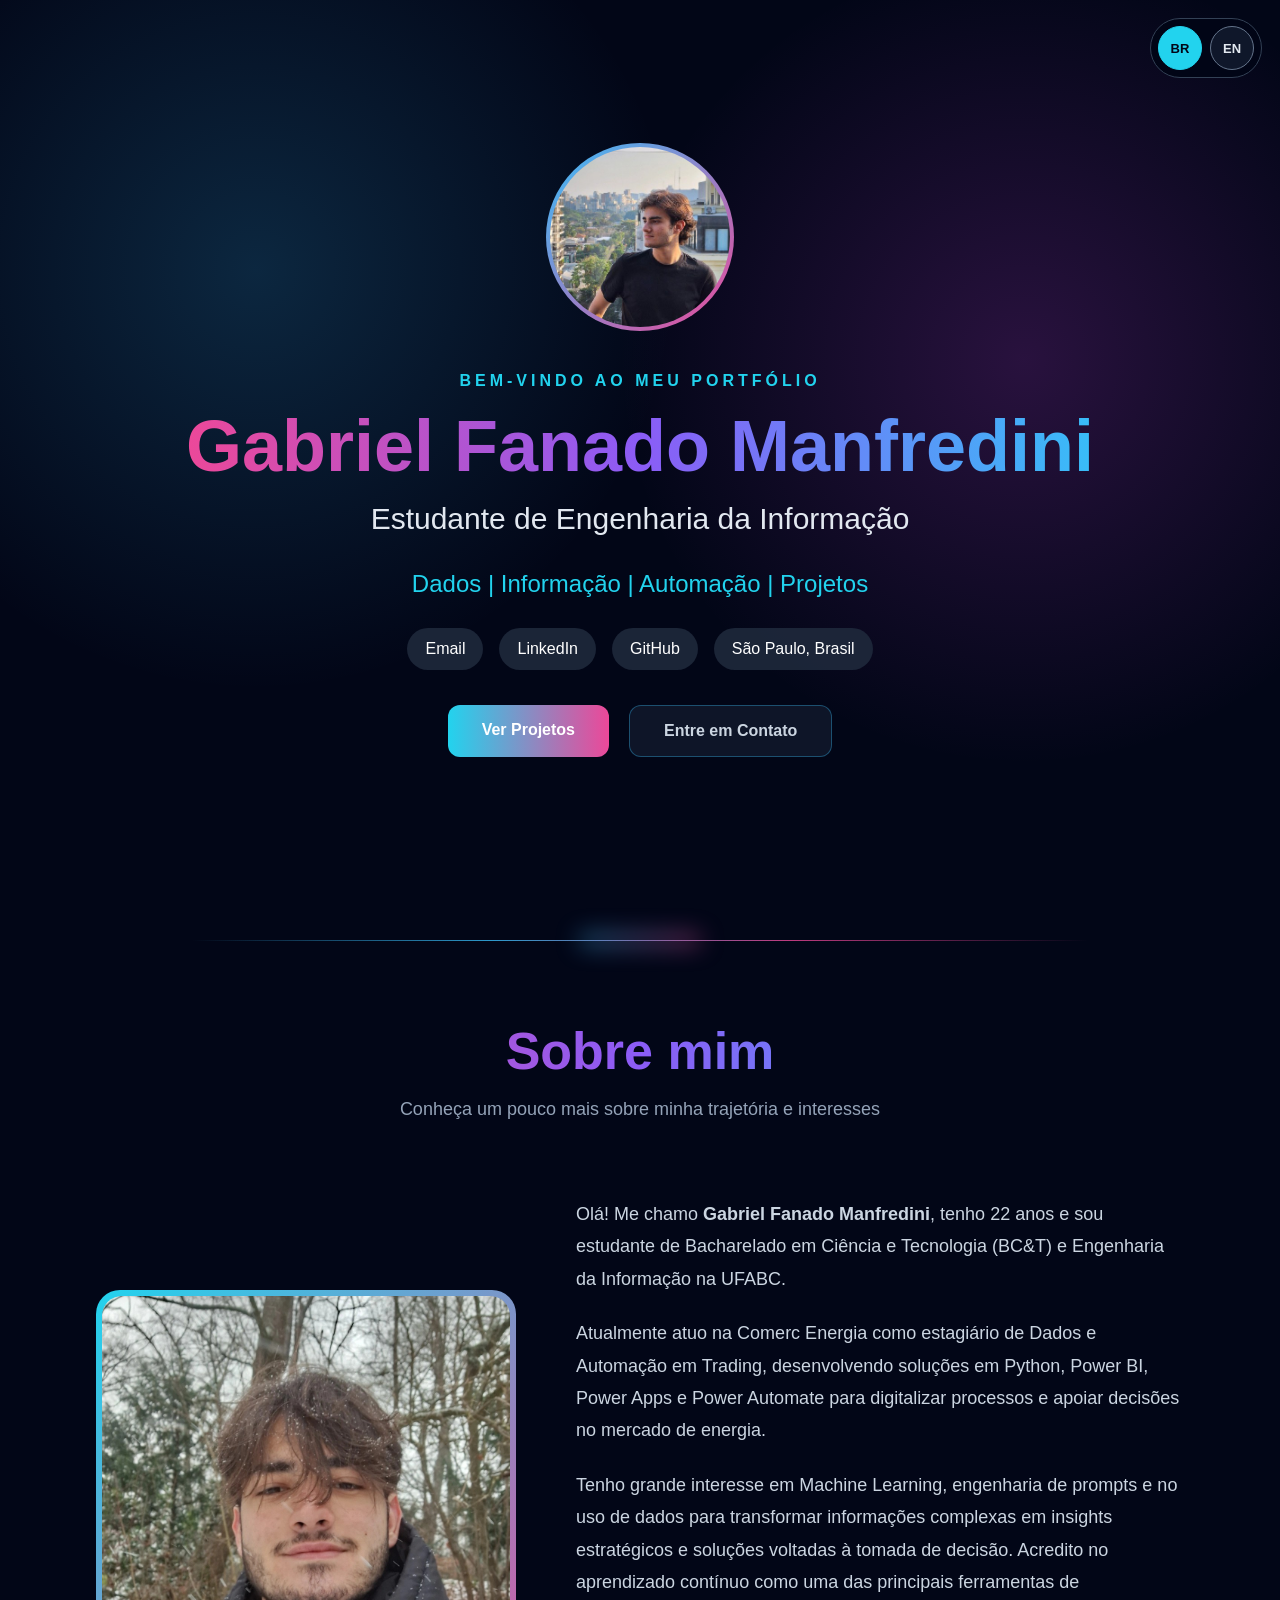
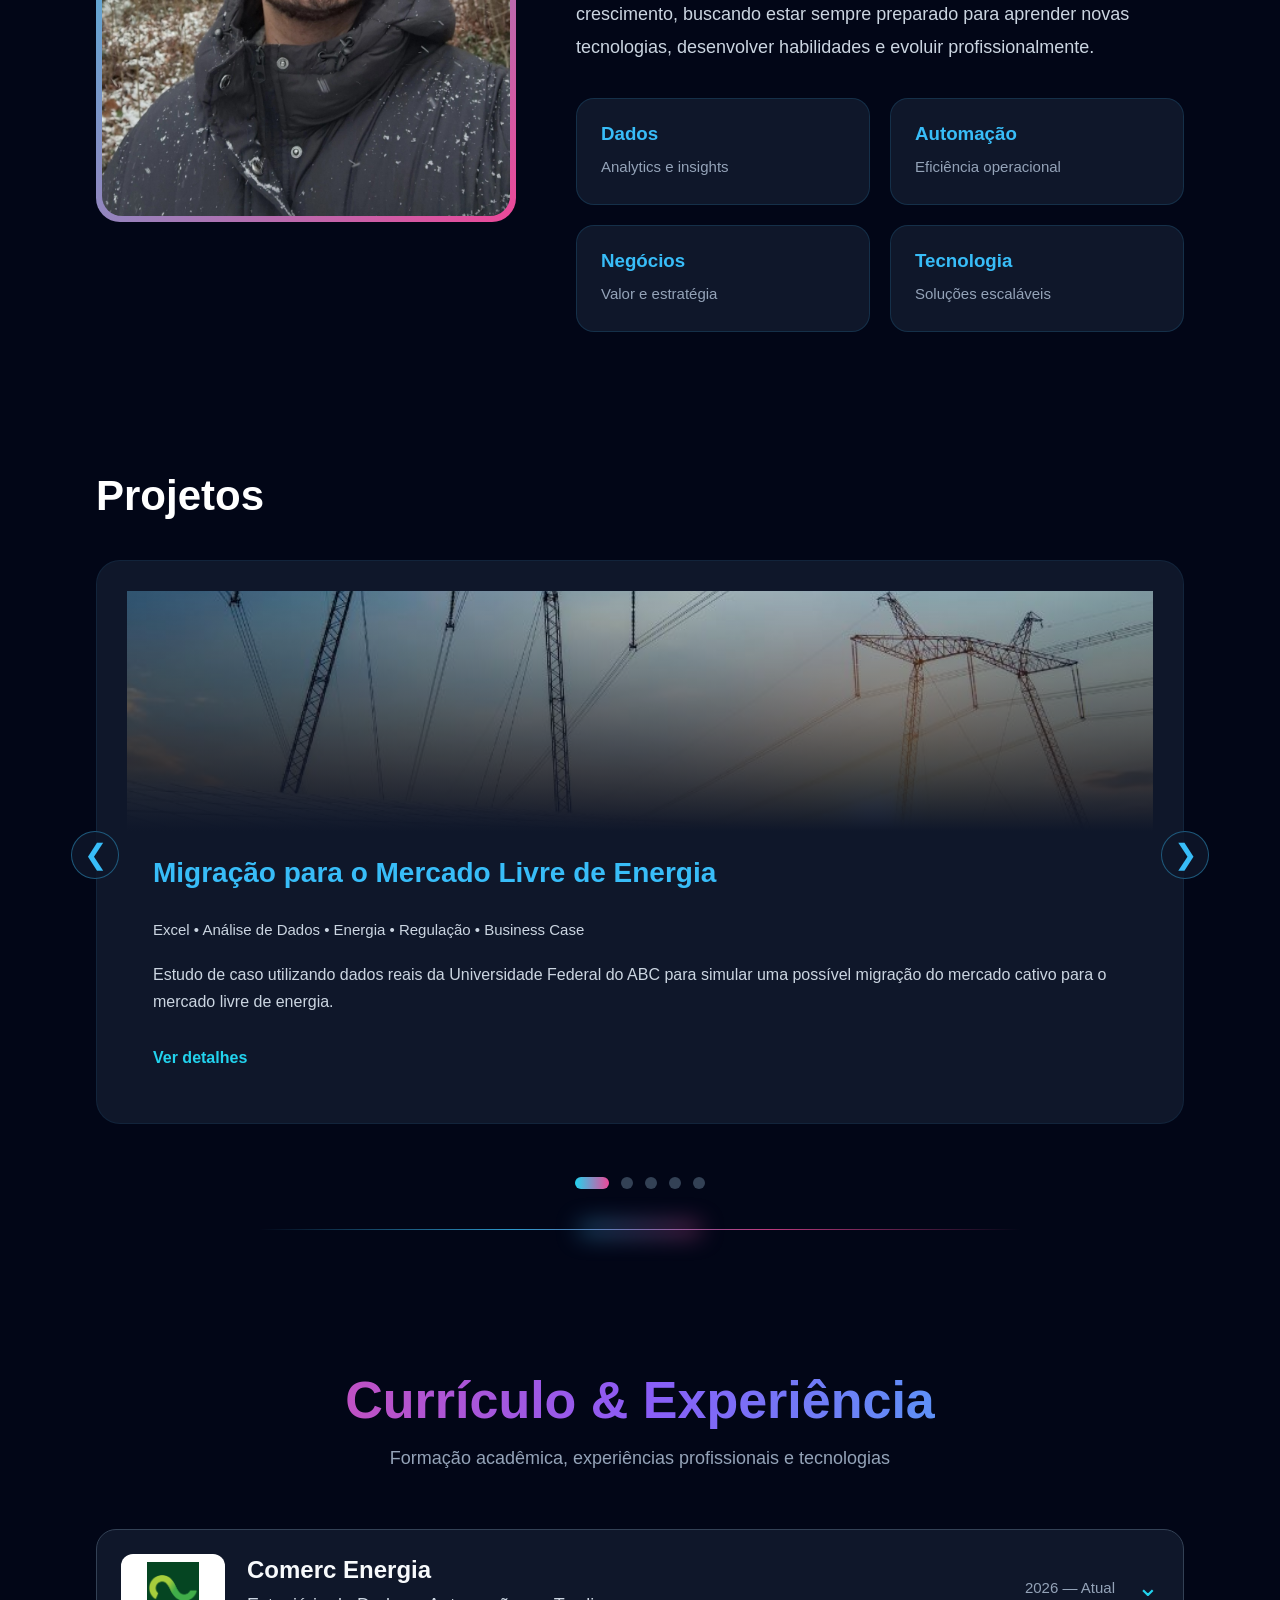
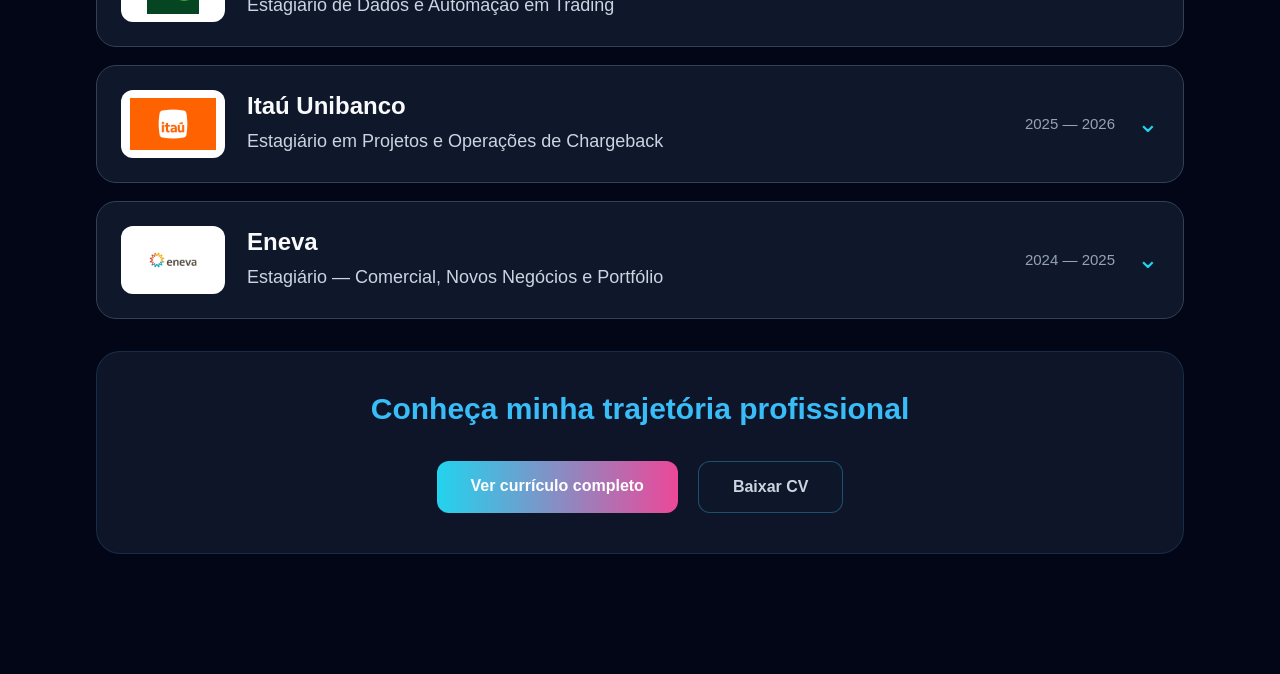
<file: index.html>
<!DOCTYPE html>
<html lang="pt-BR">

<head>
    <meta charset="UTF-8">
    <meta name="viewport" content="width=device-width, initial-scale=1.0">
    <title>Gabriel Fanado | Portfólio</title>

    <link rel="stylesheet" href="style.css">
</head>

<body>
    <nav class="language-switch" aria-label="Idioma / Language">
        <button type="button" data-language="pt-BR" lang="pt-BR" aria-label="Português do Brasil" aria-pressed="true">BR</button>
        <button type="button" data-language="en" lang="en" aria-label="English" aria-pressed="false">EN</button>
    </nav>

    <div class="container">

        <header class="hero">

            <div class="profile-photo">
                <img src="assets/foto_perfil.jpg" alt="Foto de Gabriel Fanado">
            </div>

            <p class="welcome">
                Bem-vindo ao meu portfólio
            </p>

            <h1>Gabriel Fanado Manfredini</h1>

            <p class="role">
                Estudante de Engenharia da Informação
            </p>

            <p class="subtitle">
                Dados | Informação | Automação | Projetos
            </p>

            <div class="contact-info">

                <a href="mailto:gabrielfanado@gmail.com">
                    Email
                </a>

                <a href="https://www.linkedin.com/in/gabriel-fanado-manfredini-916834197/" target="_blank">
                    LinkedIn
                </a>

                <a href="https://github.com/gab3340" target="_blank">
                    GitHub
                </a>

                <span>
                    São Paulo, Brasil
                </span>

            </div>

            <div class="hero-buttons">

                <a href="#projetos" class="btn primary">
                    Ver Projetos
                </a>

                <a href="mailto:gabrielfanado@gmail.com" class="btn secondary">
                    Entre em Contato
                </a>

            </div>

        </header>
        
        <div class="section-divider"></div>

        <section class="about-section reveal">

    <div class="section-title">
        <h2>Sobre mim</h2>
        <p>Conheça um pouco mais sobre minha trajetória e interesses</p>
    </div>

    <div class="about-content">

        <div class="about-image">
            <img src="assets/foto-perfil.jpg" alt="Foto de Gabriel Fanado">
        </div>

        <div class="about-info">

            <p>
                Olá! Me chamo <strong>Gabriel Fanado Manfredini</strong>, tenho 22 anos e sou estudante de
                Bacharelado em Ciência e Tecnologia (BC&T) e Engenharia da Informação na UFABC.
            </p>

            <p>
                Atualmente atuo na Comerc Energia como estagiário de Dados e Automação em Trading,
                desenvolvendo soluções em Python, Power BI, Power Apps e Power Automate para
                digitalizar processos e apoiar decisões no mercado de energia.
            </p>
       
            <p>
                Tenho grande interesse em Machine Learning, engenharia de prompts e no uso de dados
                para transformar informações complexas em insights estratégicos e soluções voltadas
                à tomada de decisão.

                Acredito no aprendizado contínuo como uma das principais ferramentas de crescimento,
                buscando estar sempre preparado para aprender novas tecnologias, desenvolver habilidades
                e evoluir profissionalmente.
            </p>            

            <div class="about-cards">

                <div class="about-card">
                    <h3>Dados</h3>
                    <p>Analytics e insights</p>
                </div>

                <div class="about-card">
                    <h3>Automação</h3>
                    <p>Eficiência operacional</p>
                </div>

                <div class="about-card">
                    <h3>Negócios</h3>
                    <p>Valor e estratégia</p>
                </div>

                <div class="about-card">
                    <h3>Tecnologia</h3>
                    <p>Soluções escaláveis</p>
                </div>

            </div>

        </div>

    </div>

        </section>  

        <section id="projetos">

    <h2>Projetos</h2>

    <div class="projects-carousel">

        <button class="carousel-btn prev" onclick="changeProject(-1)">
            &#10094;
        </button>

        <div class="project-card active">

            <div class="project-image">
                <img src="assets/Energia.jpg" alt="Projeto Mercado Livre de Energia">
            </div>

            <div class="project-content">

                <h3>Migração para o Mercado Livre de Energia</h3>

                <p class="project-skills">
                    Excel • Análise de Dados • Energia • Regulação • Business Case
                </p>

                <p>
                    Estudo de caso utilizando dados reais da Universidade Federal do ABC para simular
                    uma possível migração do mercado cativo para o mercado livre de energia.
                </p>

                <a href="projetos/mercado-livre.html" class="project-link">
                    Ver detalhes
                </a>

            </div>

        </div>

        <div class="project-card">

            <div class="project-image">
                <img src="assets/Precos.jpg" alt="Projeto Reporte e Evolução de Preços">
            </div>

            <div class="project-content">

                <h3>Reporte e Evolução de Preços</h3>

                <p class="project-skills">
                    Python • SQL • Power BI • Analytics • Market Intelligence
                </p>

                <p>
                    Projeto baseado em dados públicos e/ou mockados para acompanhar a evolução de preços,
                    identificar tendências e transformar dados em informações úteis para tomada de decisão.
                </p>

                <span class="project-coming-soon">
                🚧 Coming Soon 🚧
                </span>

            </div>

        </div>

        <div class="project-card">

            <div class="project-image">
                <img src="assets/PMO.jpg" alt="Projeto Controle de Atividades e PMO">
            </div>

            <div class="project-content">

                <h3>Controle de Atividades e PMO</h3>

                <p class="project-skills">
                    Power Apps • Gestão de Processos • PMO • UX • Organização Operacional
                </p>

                <p>
                    Aplicação para controle de atividades, dúvidas operacionais e acompanhamento de demandas
                    em uma agenda corporativa específica, com foco em organização e eficiência.
                </p>

                <span class="project-coming-soon">
                🚧 Coming Soon 🚧
                </span>

            </div>

        </div>

        <div class="project-card">

            <div class="project-image">
                <img src="assets/Indicadores.jpg" alt="Projeto Indicadores e Maiores Ofensores">
            </div>

            <div class="project-content">

                <h3>Indicadores e Maiores Ofensores</h3>

                <p class="project-skills">
                    Excel • SQL • Analytics • Estratégia de Mercado
                </p>

                <p>
                    Projeto que mensura os maiores indicadores junto aos maiores ofensores em excel
                </p>

                <span class="project-coming-soon">
                🚧 Coming Soon 🚧
                </span>

            </div>

        </div>   

        <div class="project-card">
            <div class="project-image">
                <img src="assets/museu-vivo.png" alt="Sala do Museu Vivo com obras de arte e cenários tridimensionais" loading="lazy">
            </div>
            <div class="project-content">
                <h3>Museu Vivo — Arte e Biologia</h3>
                <p class="project-skills">HTML • CSS • JavaScript • Three.js • Educação interativa</p>
                <p>
                    Jogo educativo em um museu virtual 3D, desenvolvido para uma disciplina de Biologia
                    da UFABC. Explore salas temáticas e descubra como a representação do corpo humano
                    se transforma ao longo da história da arte, em uma experiência que conecta arte,
                    ciência e aprendizagem. Disponível para computador e celular.
                </p>
                <a href="https://jogopraticasbiologia.vercel.app/" class="project-link" target="_blank" rel="noopener noreferrer">
                    Jogar ↗
                </a>
            </div>
        </div>

        <button class="carousel-btn next" onclick="changeProject(1)">
            &#10095;
        </button>

    </div>

    <div class="carousel-dots">
        <span class="dot active" onclick="currentProject(0)"></span>
        <span class="dot" onclick="currentProject(1)"></span>
        <span class="dot" onclick="currentProject(2)"></span>
        <span class="dot" onclick="currentProject(3)"></span>
        <span class="dot" onclick="currentProject(4)"></span>
    </div>

    <div class="section-divider"></div>

    </section>

    <section id="curriculo" class="cv-section">

    <div class="section-title">
        <h2>Currículo & Experiência</h2>
        <p>Formação acadêmica, experiências profissionais e tecnologias</p>
    </div>

    <div class="company-list"><details class="company-accordion">
      <summary><span class="company-brand brand-comerc" aria-hidden="true"><img src="assets/comerc.png" alt="" width="88" height="52"></span><span class="company-heading"><span class="company-name">Comerc Energia</span><span class="experience-role">Estagiário de Dados e Automação em Trading</span></span><span class="experience-date">2026 — Atual</span><span class="accordion-chevron" aria-hidden="true">⌄</span></summary>
      <div class="company-body"><h3>Resumo da experiência</h3><p>Atuação no time de trading e comercial, desenvolvendo soluções de dados e automação para apoiar a gestão de portfólios e digitalizar processos do mercado de energia.</p>
      <h3>Principais projetos e entregas</h3><ul class="company-projects"><li><strong>Curto prazo</strong><p>Automação do processo comercial de curto prazo com IA e Power Automate.</p></li><li><strong>MTM de portfólios</strong><p>Criação de bases, rotinas em Python e dashboards em Power BI para acompanhamento diário do MTM de atacado e varejo.</p></li><li><strong>Controle de garantias</strong><p>Estruturação da base, rotina de atualização e visualização para acompanhamento de garantias.</p></li><li><strong>Digitalização do I-REC</strong><p>Reengenharia do processo, aplicativo em Power Apps para propostas e boletagem, automação do book com Python e Power Automate e integração com planilhas da Evident.</p></li><li><strong>Calculadora de MTM</strong><p>Desenvolvimento de uma calculadora web em HTML, CSS e JavaScript para análise de dados contratuais de potenciais clientes.</p></li></ul>
      <h3>Habilidades desenvolvidas</h3><div class="skill-tags"><span>Mapeamento de processos</span><span>Modelagem de dados</span><span>Validação de resultados</span><span>Gestão de portfólios de energia</span><span>Manutenção e governança</span></div>
      <h3>Tecnologias utilizadas</h3><div class="skill-tags"><span>Python</span><span>Power BI</span><span>DAX</span><span>Power Apps</span><span>Power Automate</span><span>IA generativa</span><span>HTML / CSS / JavaScript</span></div></div></details><details class="company-accordion">
      <summary><span class="company-brand brand-itau" aria-hidden="true"><img src="assets/itau_logo.jpg" alt="" width="88" height="52"></span><span class="company-heading"><span class="company-name">Itaú Unibanco</span><span class="experience-role">Estagiário em Projetos e Operações de Chargeback</span></span><span class="experience-date">2025 — 2026</span><span class="accordion-chevron" aria-hidden="true">⌄</span></summary>
      <div class="company-body"><h3>Resumo da experiência</h3><p>Atuação em projetos e operações de chargeback, utilizando dados e tecnologia para acompanhar indicadores, organizar demandas e melhorar processos operacionais.</p>
      <h3>Principais projetos e entregas</h3><ul class="company-projects"><li><strong>Dados e indicadores</strong><p>Consultas e tratamento de dados com SQL, Python e AWS Athena, S3 e Glue para análises e reportes operacionais.</p></li><li><strong>Gestão de demandas</strong><p>Desenvolvimento de aplicações em Power Apps para apoiar a organização e o acompanhamento de atividades.</p></li><li><strong>Reports operacionais</strong><p>Criação de dashboards em Excel e acompanhamento de indicadores ligados a chargeback, fraude, desacordo comercial e demandas relacionadas ao Bacen.</p></li><li><strong>Melhoria de processos</strong><p>Participação em iniciativas de digitalização, automação e uso de IA generativa nas operações.</p></li></ul>
      <h3>Habilidades desenvolvidas</h3><div class="skill-tags"><span>Análise de dados operacionais</span><span>Comunicação de resultados</span><span>Acompanhamento de indicadores</span><span>Melhoria contínua</span><span>Organização de demandas</span></div>
      <h3>Tecnologias utilizadas</h3><div class="skill-tags"><span>Python</span><span>SQL</span><span>AWS Athena / S3 / Glue</span><span>Power Apps</span><span>Excel</span><span>Salesforce</span><span>IA generativa</span></div></div></details><details class="company-accordion">
      <summary><span class="company-brand brand-eneva" aria-hidden="true"><img src="assets/eneva.png" alt="" width="88" height="52"></span><span class="company-heading"><span class="company-name">Eneva</span><span class="experience-role">Estagiário — Comercial, Novos Negócios e Portfólio</span></span><span class="experience-date">2024 — 2025</span><span class="accordion-chevron" aria-hidden="true">⌄</span></summary>
      <div class="company-body"><h3>Resumo da experiência</h3><p>Apoio às atividades comerciais e a estudos do mercado de energia, conectando análise de dados, propostas comerciais e desenvolvimento de novos negócios.</p>
      <h3>Principais projetos e entregas</h3><ul class="company-projects"><li><strong>Propostas comerciais</strong><p>Apoio ao envio de propostas de curto e longo prazo e de energia varejista, além de suporte às rotinas comerciais e de gestão.</p></li><li><strong>Mercado cativo e livre</strong><p>Estudos de clientes no mercado cativo para avaliação de oportunidades de migração ao mercado livre de energia.</p></li><li><strong>Geração Distribuída</strong><p>Prospecção de parceiros estratégicos e apoio à estruturação de bases, processos e produto de GD.</p></li><li><strong>Portfólio e reports</strong><p>Apoio às bases de MTM de atacado e varejo e à elaboração de reportes de fechamento, preços e contratos.</p></li><li><strong>Novos negócios</strong><p>Análise e organização de informações para eletromobilidade e apoio às áreas de Comercial, Back Office e Novos Negócios.</p></li></ul>
      <h3>Habilidades desenvolvidas</h3><div class="skill-tags"><span>Mercado livre de energia</span><span>Análise comercial</span><span>Prospecção de parceiros</span><span>Estudos de viabilidade</span><span>Inteligência de mercado</span></div>
      <h3>Tecnologias utilizadas</h3><div class="skill-tags"><span>Excel</span><span>Power BI</span><span>Análise de dados</span><span>Reports comerciais</span></div></div></details></div>

    <div class="cv-card">

        <h3>Conheça minha trajetória profissional</h3>

        <div class="cv-actions">

            <a href="projetos/curriculo.html" class="btn primary">
                Ver currículo completo
            </a>

            <a href="assets/CV-Gabriel-Fanado.pdf" download class="btn secondary">
                Baixar CV
            </a>

        </div>

    </div>

</section>
    </div>

    <script src="script.js"></script>

</body>
</html>
</file>
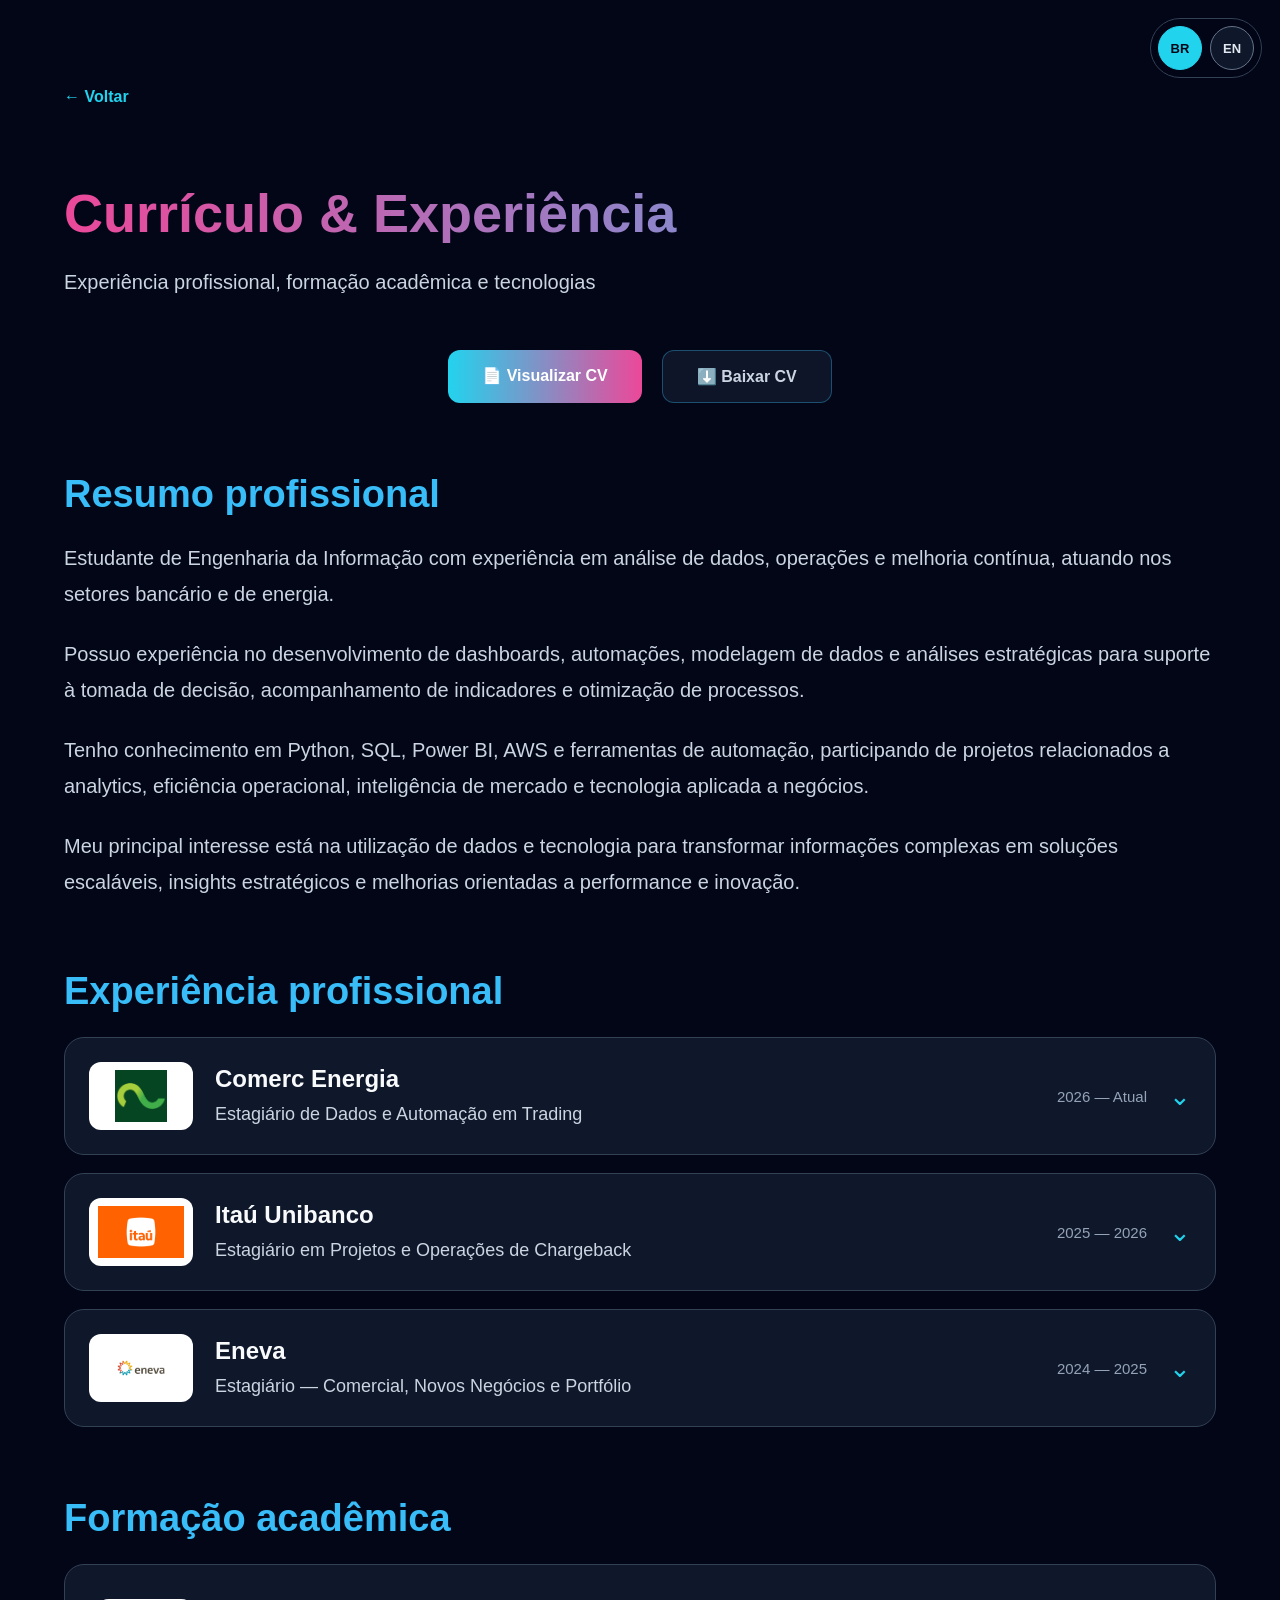
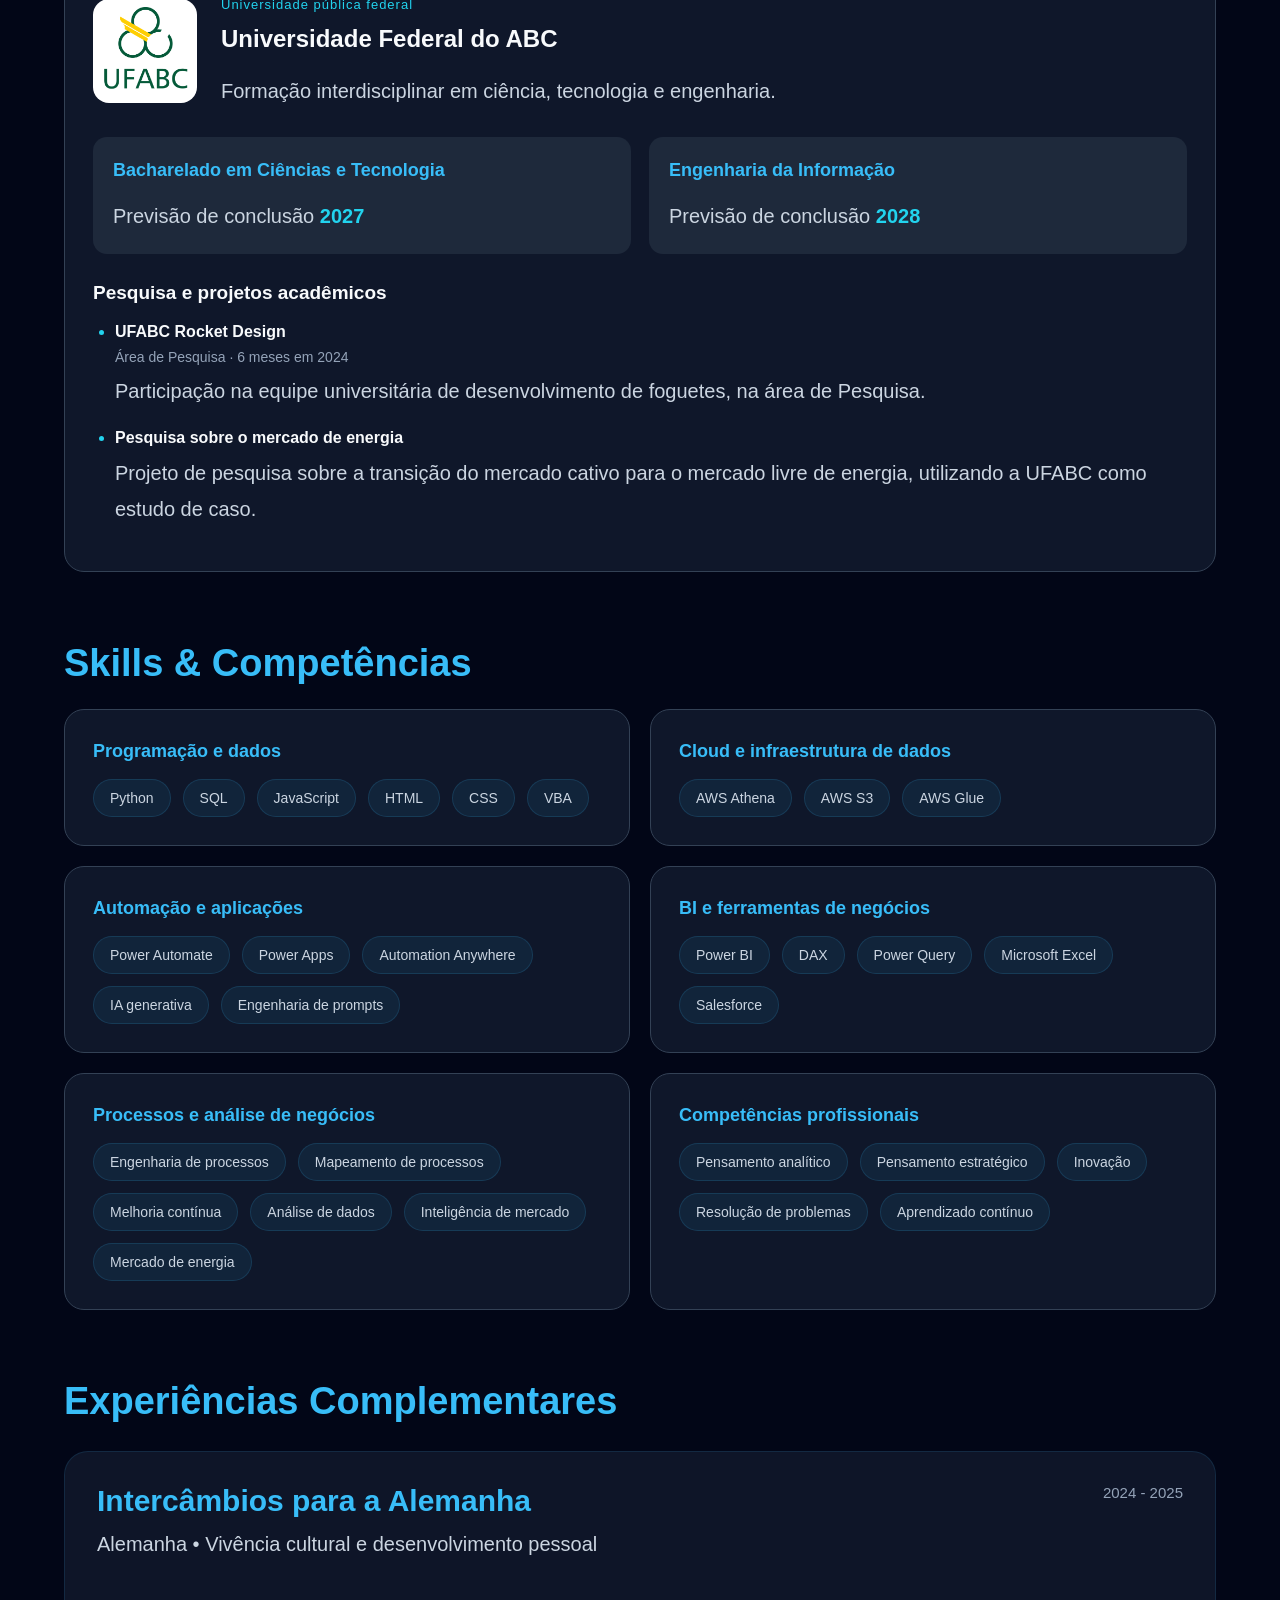
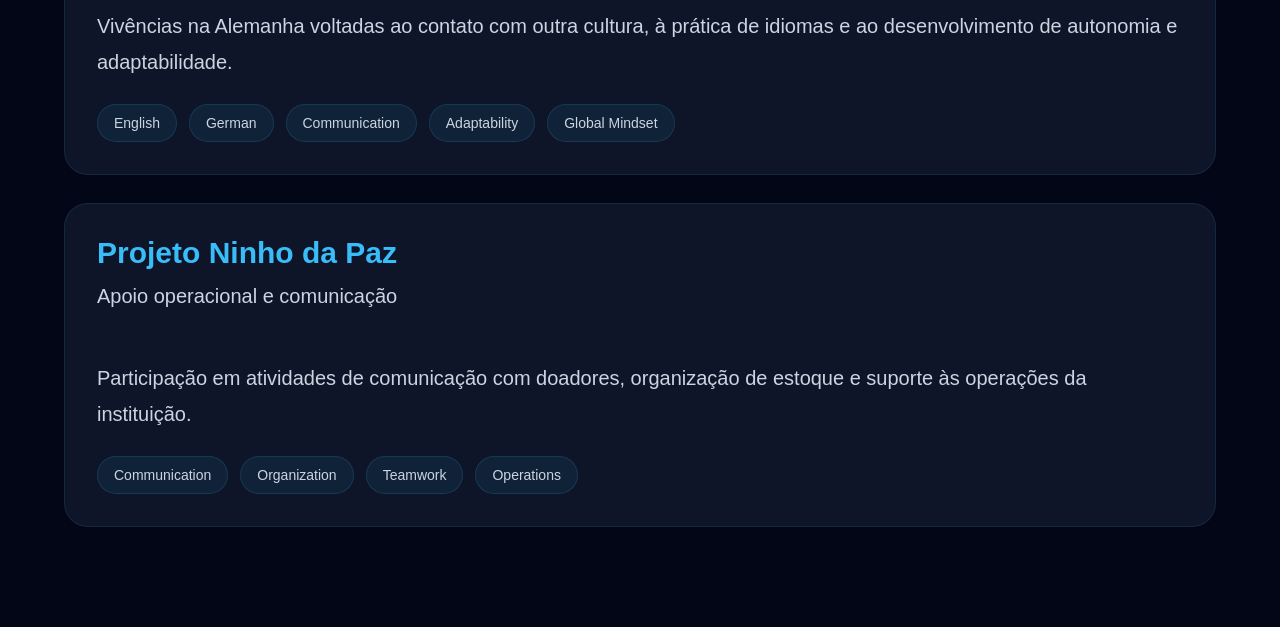
<file: curriculo.html>
<!DOCTYPE html>
<html lang="pt-BR">

<head>
    <meta charset="UTF-8">
    <meta name="viewport" content="width=device-width, initial-scale=1.0">
    <title>Currículo | Gabriel Fanado</title>
    <link rel="stylesheet" href="../style.css">
<style>
.language-switch { position: fixed; top: 18px; right: 18px; z-index: 1000; display: flex; gap: 8px; padding: 7px; border-radius: 999px; background: rgba(2,6,23,.94); border: 1px solid #334155; }
.language-switch button { width: 44px; height: 44px; border-radius: 50%; border: 1px solid #64748b; background: #0f172a; color: #e2e8f0; font: 700 13px Arial, sans-serif; cursor: pointer; }
.language-switch button[aria-pressed="true"] { background: #22d3ee; border-color: #22d3ee; color: #020617; }
.language-switch button:hover { border-color: #22d3ee; }
.language-switch button:focus-visible { outline: 3px solid #f0abfc; outline-offset: 3px; }
@media (max-width: 768px) { .language-switch { top: 10px; right: 10px; } }

.project-page { padding-top: 88px; }

</style>
</head>

<body>
<nav class="language-switch" aria-label="Idioma / Language">
<button type="button" data-language="pt-BR" lang="pt-BR" aria-label="Português do Brasil" aria-pressed="true">BR</button>
<button type="button" data-language="en" lang="en" aria-label="English" aria-pressed="false">EN</button>
</nav>

    <div class="project-page">

        <a href="../index.html" class="back-button">← Voltar</a>

        <h1>Currículo & Experiência</h1>

        <p class="project-subtitle">
            Experiência profissional, formação acadêmica e tecnologias
        </p>

        <div class="project-actions">
            <a href="../assets/CV-Gabriel-Fanado.pdf" target="_blank" class="btn primary">📄 Visualizar CV</a>
            <a href="../assets/CV-Gabriel-Fanado.pdf" download class="btn secondary">⬇️ Baixar CV</a>
        </div>

        <div class="project-section">
            <h2>Resumo profissional</h2>

            <p>Estudante de Engenharia da Informação com experiência em análise de dados, operações e melhoria contínua, atuando nos setores bancário e de energia.</p>

            <p>Possuo experiência no desenvolvimento de dashboards, automações, modelagem de dados e análises estratégicas para suporte à tomada de decisão, acompanhamento de indicadores e otimização de processos.</p>

            <p>Tenho conhecimento em Python, SQL, Power BI, AWS e ferramentas de automação, participando de projetos relacionados a analytics, eficiência operacional, inteligência de mercado e tecnologia aplicada a negócios.</p>

            <p>Meu principal interesse está na utilização de dados e tecnologia para transformar informações complexas em soluções escaláveis, insights estratégicos e melhorias orientadas a performance e inovação.</p>
        </div>

        <div class="project-section">
            <h2>Experiência profissional</h2>

<div class="company-list"><details class="company-accordion">
      <summary><span class="company-brand brand-comerc" aria-hidden="true"><img src="../assets/comerc.png" alt="" width="88" height="52"></span><span class="company-heading"><span class="company-name">Comerc Energia</span><span class="experience-role">Estagiário de Dados e Automação em Trading</span></span><span class="experience-date">2026 — Atual</span><span class="accordion-chevron" aria-hidden="true">⌄</span></summary>
      <div class="company-body"><h3>Resumo da experiência</h3><p>Atuação no time de trading e comercial, desenvolvendo soluções de dados e automação para apoiar a gestão de portfólios e digitalizar processos do mercado de energia.</p>
      <h3>Principais projetos e entregas</h3><ul class="company-projects"><li><strong>Curto prazo</strong><p>Automação do processo comercial de curto prazo com IA e Power Automate.</p></li><li><strong>MTM de portfólios</strong><p>Criação de bases, rotinas em Python e dashboards em Power BI para acompanhamento diário do MTM de atacado e varejo.</p></li><li><strong>Controle de garantias</strong><p>Estruturação da base, rotina de atualização e visualização para acompanhamento de garantias.</p></li><li><strong>Digitalização do I-REC</strong><p>Reengenharia do processo, aplicativo em Power Apps para propostas e boletagem, automação do book com Python e Power Automate e integração com planilhas da Evident.</p></li><li><strong>Calculadora de MTM</strong><p>Desenvolvimento de uma calculadora web em HTML, CSS e JavaScript para análise de dados contratuais de potenciais clientes.</p></li></ul>
      <h3>Habilidades desenvolvidas</h3><div class="skill-tags"><span>Mapeamento de processos</span><span>Modelagem de dados</span><span>Validação de resultados</span><span>Gestão de portfólios de energia</span><span>Manutenção e governança</span></div>
      <h3>Tecnologias utilizadas</h3><div class="skill-tags"><span>Python</span><span>Power BI</span><span>DAX</span><span>Power Apps</span><span>Power Automate</span><span>IA generativa</span><span>HTML / CSS / JavaScript</span></div></div></details><details class="company-accordion">
      <summary><span class="company-brand brand-itau" aria-hidden="true"><img src="../assets/itau_logo.jpg" alt="" width="88" height="52"></span><span class="company-heading"><span class="company-name">Itaú Unibanco</span><span class="experience-role">Estagiário em Projetos e Operações de Chargeback</span></span><span class="experience-date">2025 — 2026</span><span class="accordion-chevron" aria-hidden="true">⌄</span></summary>
      <div class="company-body"><h3>Resumo da experiência</h3><p>Atuação em projetos e operações de chargeback, utilizando dados e tecnologia para acompanhar indicadores, organizar demandas e melhorar processos operacionais.</p>
      <h3>Principais projetos e entregas</h3><ul class="company-projects"><li><strong>Dados e indicadores</strong><p>Consultas e tratamento de dados com SQL, Python e AWS Athena, S3 e Glue para análises e reportes operacionais.</p></li><li><strong>Gestão de demandas</strong><p>Desenvolvimento de aplicações em Power Apps para apoiar a organização e o acompanhamento de atividades.</p></li><li><strong>Reports operacionais</strong><p>Criação de dashboards em Excel e acompanhamento de indicadores ligados a chargeback, fraude, desacordo comercial e demandas relacionadas ao Bacen.</p></li><li><strong>Melhoria de processos</strong><p>Participação em iniciativas de digitalização, automação e uso de IA generativa nas operações.</p></li></ul>
      <h3>Habilidades desenvolvidas</h3><div class="skill-tags"><span>Análise de dados operacionais</span><span>Comunicação de resultados</span><span>Acompanhamento de indicadores</span><span>Melhoria contínua</span><span>Organização de demandas</span></div>
      <h3>Tecnologias utilizadas</h3><div class="skill-tags"><span>Python</span><span>SQL</span><span>AWS Athena / S3 / Glue</span><span>Power Apps</span><span>Excel</span><span>Salesforce</span><span>IA generativa</span></div></div></details><details class="company-accordion">
      <summary><span class="company-brand brand-eneva" aria-hidden="true"><img src="../assets/eneva.png" alt="" width="88" height="52"></span><span class="company-heading"><span class="company-name">Eneva</span><span class="experience-role">Estagiário — Comercial, Novos Negócios e Portfólio</span></span><span class="experience-date">2024 — 2025</span><span class="accordion-chevron" aria-hidden="true">⌄</span></summary>
      <div class="company-body"><h3>Resumo da experiência</h3><p>Apoio às atividades comerciais e a estudos do mercado de energia, conectando análise de dados, propostas comerciais e desenvolvimento de novos negócios.</p>
      <h3>Principais projetos e entregas</h3><ul class="company-projects"><li><strong>Propostas comerciais</strong><p>Apoio ao envio de propostas de curto e longo prazo e de energia varejista, além de suporte às rotinas comerciais e de gestão.</p></li><li><strong>Mercado cativo e livre</strong><p>Estudos de clientes no mercado cativo para avaliação de oportunidades de migração ao mercado livre de energia.</p></li><li><strong>Geração Distribuída</strong><p>Prospecção de parceiros estratégicos e apoio à estruturação de bases, processos e produto de GD.</p></li><li><strong>Portfólio e reports</strong><p>Apoio às bases de MTM de atacado e varejo e à elaboração de reportes de fechamento, preços e contratos.</p></li><li><strong>Novos negócios</strong><p>Análise e organização de informações para eletromobilidade e apoio às áreas de Comercial, Back Office e Novos Negócios.</p></li></ul>
      <h3>Habilidades desenvolvidas</h3><div class="skill-tags"><span>Mercado livre de energia</span><span>Análise comercial</span><span>Prospecção de parceiros</span><span>Estudos de viabilidade</span><span>Inteligência de mercado</span></div>
      <h3>Tecnologias utilizadas</h3><div class="skill-tags"><span>Excel</span><span>Power BI</span><span>Análise de dados</span><span>Reports comerciais</span></div></div></details></div>
        </div>

        <section class="project-section academic-section" aria-labelledby="academic-title">
            <h2 id="academic-title">Formação acadêmica</h2>
            <div class="academic-card">
                <div class="academic-header">
                    <div class="academic-logo"><img src="../assets/Ufabc_logo.png" alt="Logo da UFABC" width="88" height="88"></div>
                    <div><p class="academic-label">Universidade pública federal</p><h3>Universidade Federal do ABC</h3><p>Formação interdisciplinar em ciência, tecnologia e engenharia.</p></div>
                </div>
                <div class="academic-degrees">
                    <div><h3>Bacharelado em Ciências e Tecnologia</h3><p>Previsão de conclusão <strong>2027</strong></p></div>
                    <div><h3>Engenharia da Informação</h3><p>Previsão de conclusão <strong>2028</strong></p></div>
                </div>
                <h3 class="academic-activities-title">Pesquisa e projetos acadêmicos</h3>
                <ul class="academic-activities">
                    <li><strong>UFABC Rocket Design</strong><span>Área de Pesquisa · 6 meses em 2024</span><p>Participação na equipe universitária de desenvolvimento de foguetes, na área de Pesquisa.</p></li>
                    <li><strong>Pesquisa sobre o mercado de energia</strong><p>Projeto de pesquisa sobre a transição do mercado cativo para o mercado livre de energia, utilizando a UFABC como estudo de caso.</p></li>
                </ul>
            </div>
        </section>

        <section class="project-section competencies-section" aria-labelledby="competencies-title">
            <h2 id="competencies-title">Skills & Competências</h2>
            <div class="competency-grid">
                <div class="competency-card"><h3>Programação e dados</h3><div class="skill-tags"><span>Python</span><span>SQL</span><span>JavaScript</span><span>HTML</span><span>CSS</span><span>VBA</span></div></div>
                <div class="competency-card"><h3>Cloud e infraestrutura de dados</h3><div class="skill-tags"><span>AWS Athena</span><span>AWS S3</span><span>AWS Glue</span></div></div>
                <div class="competency-card"><h3>Automação e aplicações</h3><div class="skill-tags"><span>Power Automate</span><span>Power Apps</span><span>Automation Anywhere</span><span>IA generativa</span><span>Engenharia de prompts</span></div></div>
                <div class="competency-card"><h3>BI e ferramentas de negócios</h3><div class="skill-tags"><span>Power BI</span><span>DAX</span><span>Power Query</span><span>Microsoft Excel</span><span>Salesforce</span></div></div>
                <div class="competency-card"><h3>Processos e análise de negócios</h3><div class="skill-tags"><span>Engenharia de processos</span><span>Mapeamento de processos</span><span>Melhoria contínua</span><span>Análise de dados</span><span>Inteligência de mercado</span><span>Mercado de energia</span></div></div>
                <div class="competency-card"><h3>Competências profissionais</h3><div class="skill-tags"><span>Pensamento analítico</span><span>Pensamento estratégico</span><span>Inovação</span><span>Resolução de problemas</span><span>Aprendizado contínuo</span></div></div>
            </div>
        </section>

        <div class="project-section">
            <h2>Experiências Complementares</h2>

            <div class="experience-card">
                <div class="experience-header">
                    <div>
                        <h3>Intercâmbios para a Alemanha</h3>
                        <p class="experience-role">Alemanha • Vivência cultural e desenvolvimento pessoal</p>
                    </div>

                    <span class="experience-date">2024 - 2025</span>
                </div>

                <p class="experience-description">
                    Vivências na Alemanha voltadas ao contato com outra cultura, à prática de idiomas
                    e ao desenvolvimento de autonomia e adaptabilidade.
                </p>

                <div class="skill-tags">
                    <span>English</span>
                    <span>German</span>
                    <span>Communication</span>
                    <span>Adaptability</span>
                    <span>Global Mindset</span>
                </div>
            </div>

            <div class="experience-card">
                <div class="experience-header">
                    <div>
                        <h3>Projeto Ninho da Paz</h3>
                        <p class="experience-role">Apoio operacional e comunicação</p>
                    </div>
                </div>

                <p class="experience-description">
                    Participação em atividades de comunicação com doadores, organização de estoque
                    e suporte às operações da instituição.
                </p>

                <div class="skill-tags">
                    <span>Communication</span>
                    <span>Organization</span>
                    <span>Teamwork</span>
                    <span>Operations</span>
                </div>
            </div>
        </div>

    </div>

<script>
(() => {
    const translations = {
  "Gabriel Fanado ": " Portfólio|Gabriel Fanado | Portfolio",
  "Bem-vindo ao meu portfólio": "Welcome to my portfolio",
  "Estudante de Engenharia da Informação": "Information Engineering Student",
  "São Paulo, Brasil": "São Paulo, Brazil",
  "Ver Projetos": "View Projects",
  "Entre em Contato": "Get in Touch",
  "Sobre mim": "About Me",
  "Conheça um pouco mais sobre minha trajetória e interesses": "Learn more about my background and interests",
  "Olá! Me chamo": "Hello! My name is",
  ", tenho 22 anos e sou estudante de Bacharelado em Ciência e Tecnologia (BC&T) e Engenharia da Informação na UFABC.": ", I am 22 years old and studying for a Bachelor’s degree in Science and Technology and a degree in Information Engineering at UFABC.",
  "Atualmente atuo na Comerc Energia como estagiário de Dados e Automação em Trading, desenvolvendo soluções em Python, Power BI, Power Apps e Power Automate para digitalizar processos e apoiar decisões no mercado de energia.": "I currently work at Comerc Energia as a Data and Automation Intern in Trading, developing solutions with Python, Power BI, Power Apps and Power Automate to digitize processes and support decisions in the energy market.",
  "Tenho grande interesse em Machine Learning, engenharia de prompts e no uso de dados para transformar informações complexas em insights estratégicos e soluções voltadas à tomada de decisão. Acredito no aprendizado contínuo como uma das principais ferramentas de crescimento, buscando estar sempre preparado para aprender novas tecnologias, desenvolver habilidades e evoluir profissionalmente.": "I am interested in machine learning, prompt engineering and using data to turn complex information into strategic insights and practical decision-making tools. I see continuous learning as essential to growth and actively seek to learn new technologies, develop skills and advance professionally.",
  "Dados": "Data",
  "Analytics e insights": "Analytics and insights",
  "Automação": "Automation",
  "Eficiência operacional": "Operational efficiency",
  "Negócios": "Business",
  "Valor e estratégia": "Value and strategy",
  "Tecnologia": "Technology",
  "Soluções escaláveis": "Scalable solutions",
  "Projetos": "Projects",
  "Migração para o Mercado Livre de Energia": "Transition to Brazil’s Free Energy Market",
  "Excel • Análise de Dados • Energia • Regulação • Business Case": "Excel • Data Analysis • Energy • Regulation • Business Case",
  "Estudo de caso utilizando dados reais da Universidade Federal do ABC para simular uma possível migração do mercado cativo para o mercado livre de energia.": "Case study using real data from the Federal University of ABC to simulate a potential transition from the regulated to the free energy market.",
  "Ver detalhes": "View details",
  "Reporte e Evolução de Preços": "Price Reporting and Trends",
  "Projeto baseado em dados públicos e/ou mockados para acompanhar a evolução de preços, identificar tendências e transformar dados em informações úteis para tomada de decisão.": "A project using public and/or simulated data to track price movements, identify trends and turn data into useful information for decision-making.",
  "Controle de Atividades e PMO": "Task Tracking and PMO",
  "Power Apps • Gestão de Processos • PMO • UX • Organização Operacional": "Power Apps • Process Management • PMO • UX • Operational Organization",
  "Aplicação para controle de atividades, dúvidas operacionais e acompanhamento de demandas em uma agenda corporativa específica, com foco em organização e eficiência.": "An application for tracking tasks, operational questions and requests within a corporate workflow, focusing on organization and efficiency.",
  "Indicadores e Maiores Ofensores": "Key Metrics and Main Issue Drivers",
  "Excel • SQL • Analytics • Estratégia de Mercado": "Excel • SQL • Analytics • Market Strategy",
  "Projeto que mensura os maiores indicadores junto aos maiores ofensores em excel": "An Excel project tracking key metrics and identifying the main drivers of operational issues.",
  "Museu Vivo — Arte e Biologia": "Museu Vivo — Art and Biology",
  "HTML • CSS • JavaScript • Three.js • Educação interativa": "HTML • CSS • JavaScript • Three.js • Interactive Learning",
  "Jogo educativo em um museu virtual 3D, desenvolvido para uma disciplina de Biologia da UFABC. Explore salas temáticas e descubra como a representação do corpo humano se transforma ao longo da história da arte, em uma experiência que conecta arte, ciência e aprendizagem. Disponível para computador e celular.": "An educational game set in a virtual 3D museum, developed for a Biology course at UFABC. Explore themed rooms and discover how representations of the human body have changed throughout art history, in an experience connecting art, science and learning. Available on desktop and mobile.",
  "Jogar ↗": "Play ↗",
  "Currículo & Experiência": "Resume & Experience",
  "Formação acadêmica, experiências profissionais e tecnologias": "Education, professional experience and technologies",
  "Estagiário de Dados e Automação em Trading": "Data and Automation Intern — Trading",
  "2026 — Atual": "2026 — Present",
  "Resumo da experiência": "Experience overview",
  "Atuação no time de trading e comercial, desenvolvendo soluções de dados e automação para apoiar a gestão de portfólios e digitalizar processos do mercado de energia.": "Working with the trading and commercial team, developing data and automation solutions to support portfolio management and digitize energy market processes.",
  "Principais projetos e entregas": "Key projects and contributions",
  "Curto prazo": "Short-term trading",
  "Automação do processo comercial de curto prazo com IA e Power Automate.": "Automation of the short-term commercial process using AI and Power Automate.",
  "MTM de portfólios": "Portfolio mark-to-market",
  "Criação de bases, rotinas em Python e dashboards em Power BI para acompanhamento diário do MTM de atacado e varejo.": "Creation of datasets, Python routines and Power BI dashboards for daily mark-to-market monitoring of wholesale and retail portfolios.",
  "Controle de garantias": "Guarantee tracking",
  "Estruturação da base, rotina de atualização e visualização para acompanhamento de garantias.": "Development of the dataset, update routine and reporting views for tracking guarantees.",
  "Digitalização do I-REC": "I-REC process digitization",
  "Reengenharia do processo, aplicativo em Power Apps para propostas e boletagem, automação do book com Python e Power Automate e integração com planilhas da Evident.": "Process redesign, a Power Apps application for proposals and trade booking, book automation with Python and Power Automate, and integration with Evident spreadsheets.",
  "Calculadora de MTM": "Mark-to-market calculator",
  "Desenvolvimento de uma calculadora web em HTML, CSS e JavaScript para análise de dados contratuais de potenciais clientes.": "Development of a web calculator using HTML, CSS and JavaScript to analyze prospective clients’ contract data.",
  "Habilidades desenvolvidas": "Skills developed",
  "Mapeamento de processos": "Process mapping",
  "Modelagem de dados": "Data modeling",
  "Validação de resultados": "Results validation",
  "Gestão de portfólios de energia": "Energy portfolio management",
  "Manutenção e governança": "Maintenance and governance",
  "Tecnologias utilizadas": "Technologies used",
  "IA generativa": "Generative AI",
  "Estagiário em Projetos e Operações de Chargeback": "Chargeback Projects and Operations Intern",
  "Atuação em projetos e operações de chargeback, utilizando dados e tecnologia para acompanhar indicadores, organizar demandas e melhorar processos operacionais.": "Working on chargeback projects and operations, using data and technology to monitor metrics, organize requests and improve operational processes.",
  "Dados e indicadores": "Data and metrics",
  "Consultas e tratamento de dados com SQL, Python e AWS Athena, S3 e Glue para análises e reportes operacionais.": "Data querying and processing with SQL, Python and AWS Athena, S3 and Glue for operational analysis and reporting.",
  "Gestão de demandas": "Request management",
  "Desenvolvimento de aplicações em Power Apps para apoiar a organização e o acompanhamento de atividades.": "Development of Power Apps applications to help organize and track activities.",
  "Reports operacionais": "Operational reporting",
  "Criação de dashboards em Excel e acompanhamento de indicadores ligados a chargeback, fraude, desacordo comercial e demandas relacionadas ao Bacen.": "Creation of Excel dashboards and monitoring of metrics related to chargebacks, fraud, transaction disputes and requests involving Brazil’s Central Bank.",
  "Melhoria de processos": "Process improvement",
  "Participação em iniciativas de digitalização, automação e uso de IA generativa nas operações.": "Participation in digitization, automation and generative AI initiatives within operations.",
  "Análise de dados operacionais": "Operational data analysis",
  "Comunicação de resultados": "Communicating results",
  "Acompanhamento de indicadores": "Metrics monitoring",
  "Melhoria contínua": "Continuous improvement",
  "Organização de demandas": "Request organization",
  "Estagiário — Comercial, Novos Negócios e Portfólio": "Commercial, New Business and Portfolio Intern",
  "Apoio às atividades comerciais e a estudos do mercado de energia, conectando análise de dados, propostas comerciais e desenvolvimento de novos negócios.": "Supporting commercial activities and energy market studies, connecting data analysis, commercial proposals and new business development.",
  "Propostas comerciais": "Commercial proposals",
  "Apoio ao envio de propostas de curto e longo prazo e de energia varejista, além de suporte às rotinas comerciais e de gestão.": "Support for short-term, long-term and retail energy proposals, alongside commercial and management activities.",
  "Mercado cativo e livre": "Regulated and free energy markets",
  "Estudos de clientes no mercado cativo para avaliação de oportunidades de migração ao mercado livre de energia.": "Analysis of clients in the regulated market to assess opportunities to transition to the free energy market.",
  "Geração Distribuída": "Distributed generation",
  "Prospecção de parceiros estratégicos e apoio à estruturação de bases, processos e produto de GD.": "Prospecting strategic partners and helping structure datasets, processes and the distributed generation offering.",
  "Portfólio e reports": "Portfolio and reporting",
  "Apoio às bases de MTM de atacado e varejo e à elaboração de reportes de fechamento, preços e contratos.": "Support for wholesale and retail mark-to-market datasets and the preparation of closing, pricing and contract reports.",
  "Novos negócios": "New business",
  "Análise e organização de informações para eletromobilidade e apoio às áreas de Comercial, Back Office e Novos Negócios.": "Analysis and organization of information for electric mobility and support for Commercial, Back Office and New Business teams.",
  "Mercado livre de energia": "Free energy market",
  "Análise comercial": "Commercial analysis",
  "Prospecção de parceiros": "Partner prospecting",
  "Estudos de viabilidade": "Feasibility studies",
  "Inteligência de mercado": "Market intelligence",
  "Análise de dados": "Data analysis",
  "Reports comerciais": "Commercial reporting",
  "Conheça minha trajetória profissional": "Explore my professional background",
  "Ver currículo completo": "View full resume",
  "Baixar CV": "Download resume",
  "Foto de Gabriel Fanado": "Photo of Gabriel Fanado",
  "Projeto Mercado Livre de Energia": "Free Energy Market project",
  "Projeto Reporte e Evolução de Preços": "Price Reporting and Trends project",
  "Projeto Controle de Atividades e PMO": "Task Tracking and PMO project",
  "Projeto Indicadores e Maiores Ofensores": "Key Metrics and Main Issue Drivers project",
  "Sala do Museu Vivo com obras de arte e cenários tridimensionais": "Museu Vivo gallery with artwork and three-dimensional exhibits",
  "Dados | Informação | Automação | Projetos": "Data | Information | Automation | Projects",
  "Gabriel Fanado | Portfólio": "Gabriel Fanado | Portfolio",
  "Currículo | Gabriel Fanado|Resume ": " Gabriel Fanado",
  "← Voltar": "← Back",
  "Experiência profissional, formação acadêmica e tecnologias": "Professional experience, education and technologies",
  "📄 Visualizar CV": "📄 View resume (Portuguese)",
  "⬇️ Baixar CV": "⬇️ Download resume (Portuguese)",
  "Resumo profissional": "Professional summary",
  "Estudante de Engenharia da Informação com experiência em análise de dados, operações e melhoria contínua, atuando nos setores bancário e de energia.": "Information Engineering student with experience in data analysis, operations and continuous improvement in the banking and energy sectors.",
  "Possuo experiência no desenvolvimento de dashboards, automações, modelagem de dados e análises estratégicas para suporte à tomada de decisão, acompanhamento de indicadores e otimização de processos.": "I have experience developing dashboards, automations, data models and strategic analyses to support decision-making, monitor metrics and optimize processes.",
  "Tenho conhecimento em Python, SQL, Power BI, AWS e ferramentas de automação, participando de projetos relacionados a analytics, eficiência operacional, inteligência de mercado e tecnologia aplicada a negócios.": "I work with Python, SQL, Power BI, AWS and automation tools on projects involving analytics, operational efficiency, market intelligence and business technology.",
  "Meu principal interesse está na utilização de dados e tecnologia para transformar informações complexas em soluções escaláveis, insights estratégicos e melhorias orientadas a performance e inovação.": "My main interest is using data and technology to turn complex information into scalable solutions, strategic insights and improvements driven by performance and innovation.",
  "Experiência profissional": "Professional experience",
  "Formação acadêmica": "Education",
  "Universidade pública federal": "Federal public university",
  "Universidade Federal do ABC": "Federal University of ABC",
  "Formação interdisciplinar em ciência, tecnologia e engenharia.": "Interdisciplinary education in science, technology and engineering.",
  "Bacharelado em Ciências e Tecnologia": "Bachelor’s Degree in Science and Technology",
  "Previsão de conclusão": "Expected graduation",
  "Engenharia da Informação": "Information Engineering",
  "Pesquisa e projetos acadêmicos": "Research and academic projects",
  "Área de Pesquisa · 6 meses em 2024": "Research team · 6 months in 2024",
  "Participação na equipe universitária de desenvolvimento de foguetes, na área de Pesquisa.": "Member of the research team within the university’s rocket development group.",
  "Pesquisa sobre o mercado de energia": "Energy market research",
  "Projeto de pesquisa sobre a transição do mercado cativo para o mercado livre de energia, utilizando a UFABC como estudo de caso.": "Research project on the transition from the regulated to the free energy market, using UFABC as a case study.",
  "Skills & Competências": "Skills & Competencies",
  "Programação e dados": "Programming and data",
  "Cloud e infraestrutura de dados": "Cloud and data infrastructure",
  "Automação e aplicações": "Automation and applications",
  "Engenharia de prompts": "Prompt engineering",
  "BI e ferramentas de negócios": "BI and business tools",
  "Processos e análise de negócios": "Processes and business analysis",
  "Engenharia de processos": "Process engineering",
  "Mercado de energia": "Energy market",
  "Competências profissionais": "Professional competencies",
  "Pensamento analítico": "Analytical thinking",
  "Pensamento estratégico": "Strategic thinking",
  "Inovação": "Innovation",
  "Resolução de problemas": "Problem-solving",
  "Aprendizado contínuo": "Continuous learning",
  "Experiências Complementares": "Additional experience",
  "Intercâmbios para a Alemanha": "Exchange experiences in Germany",
  "Alemanha • Vivência cultural e desenvolvimento pessoal": "Germany • Cultural experience and personal development",
  "Vivências na Alemanha voltadas ao contato com outra cultura, à prática de idiomas e ao desenvolvimento de autonomia e adaptabilidade.": "Experiences in Germany focused on cultural immersion, language practice and developing independence and adaptability.",
  "Projeto Ninho da Paz": "Ninho da Paz Project",
  "Apoio operacional e comunicação": "Operations and communication support",
  "Participação em atividades de comunicação com doadores, organização de estoque e suporte às operações da instituição.": "Participation in donor communications, inventory organization and support for the institution’s operations.",
  "Logo da UFABC": "UFABC logo",
  "Mercado Livre de Energia | Gabriel Fanado|Free Energy Market ": " Gabriel Fanado",
  "Um estudo de caso utilizando a Universidade Federal do ABC (UFABC)": "A case study of the Federal University of ABC (UFABC)",
  "Sobre o projeto": "About the project",
  "Desenvolvi, dentro da disciplina de Projeto Dirigido, um estudo de caso analisando a viabilidade econômica da migração da Universidade Federal do ABC (UFABC) do mercado regulado de energia (ACR) para o mercado livre (ACL).": "As part of the Directed Project course, I developed a case study analyzing the economic feasibility of transitioning the Federal University of ABC (UFABC) from Brazil’s regulated energy market (ACR) to its free energy market (ACL).",
  "O projeto teve como objetivo explorar impactos financeiros, regulatórios e estratégicos da abertura do mercado de energia, utilizando dados reais de consumo da instituição para construir cenários e projeções de médio e longo prazo.": "The project explored the financial, regulatory and strategic impacts of energy market liberalization, using the institution’s actual consumption data to build medium- and long-term scenarios and projections.",
  "O estudo considerou tarifas, encargos, projeções de consumo, cenários regulatórios e simulações financeiras entre 2026 e 2030, identificando potenciais economias superiores a 30% em cenários conservadores.": "The study considered tariffs, charges, consumption forecasts, regulatory scenarios and financial simulations for 2026–2030, identifying potential savings above 30% under conservative scenarios.",
  "Técnicas": "Technical skills",
  "Metodologia": "Methodology",
  "O desenvolvimento do estudo foi estruturado em etapas para analisar a viabilidade econômica da migração da UFABC do Ambiente de Contratação Regulada (ACR) para o Ambiente de Contratação Livre (ACL).": "The study was structured in stages to analyze the economic feasibility of UFABC’s transition from the regulated contracting environment (ACR) to the free contracting environment (ACL).",
  "A análise utilizou dados reais de consumo energético dos campi de Santo André e São Bernardo do Campo, combinando projeções financeiras, análise regulatória e simulações de cenários entre 2026 e 2030.": "The analysis used actual energy consumption data from the Santo André and São Bernardo do Campo campuses, combining financial projections, regulatory analysis and scenario simulations for 2026–2030.",
  "Coleta e Estruturação dos Dados": "Data collection and structuring",
  "Organização e estruturação de dados reais de consumo energético e faturamento da UFABC, separando encargos, tributos, tarifas de distribuição, consumo em ponta e fora de ponta e demais componentes tarifários.": "Organization and structuring of UFABC’s actual energy consumption and billing data, separating charges, taxes, distribution tariffs, peak and off-peak consumption and other tariff components.",
  "Os dados foram tratados e organizados em planilhas analíticas para permitir simulações comparativas entre o Ambiente de Contratação Regulada (ACR) e o Ambiente de Contratação Livre (ACL).": "The data was processed and organized in analytical spreadsheets to enable comparative simulations between the regulated (ACR) and free (ACL) contracting environments.",
  "Modelagem Financeira e Simulação": "Financial modeling and simulation",
  "Desenvolvimento de um modelo financeiro comparativo considerando tarifas energéticas, encargos setoriais, tributos, energia incentivada e projeções tarifárias.": "Development of a comparative financial model considering energy tariffs, sector charges, taxes, incentivized energy and tariff projections.",
  "As simulações foram realizadas entre 2026 e 2030, utilizando um cenário conservador com bandeira verde, preços reduzidos no ACL e estabilidade regulatória.": "Simulations covered 2026–2030 using a conservative scenario with Brazil’s green tariff flag, lower ACL prices and regulatory stability.",
  "Análise Estratégica e Consolidação dos Resultados": "Strategic analysis and consolidation of results",
  "Além da análise financeira, o estudo avaliou impactos estratégicos relacionados à previsibilidade orçamentária, liberdade contratual, competitividade do setor e abertura do mercado livre prevista para 2030.": "In addition to the financial analysis, the study assessed strategic impacts related to budget predictability, contractual freedom, sector competitiveness and the free market opening anticipated for 2030 in the study.",
  "Os resultados demonstraram potenciais economias superiores a 30% em cenários conservadores, reforçando a viabilidade econômica e estratégica da migração para o Ambiente de Contratação Livre.": "The results showed potential savings above 30% under conservative scenarios, supporting the economic and strategic feasibility of transitioning to the free contracting environment.",
  "Resultados": "Results",
  "Maior economia projetada em 2030": "Highest projected savings in 2030",
  "2 campi": "2 campuses",
  "Santo André e São Bernardo do Campo analisados": "Santo André and São Bernardo do Campo analyzed",
  "Horizonte de simulação financeira": "Financial simulation period",
  "R$ 1,44 mi": "BRL 1.44 million",
  "Economia anual projetada para 2030": "Projected annual savings for 2030",
  "📄 Ler estudo completo": "📄 Read full study (Portuguese)",
  "⬇️ Baixar PDF": "⬇️ Download PDF (Portuguese)",
  "Currículo | Gabriel Fanado": "Resume | Gabriel Fanado",
  "Mercado Livre de Energia | Gabriel Fanado": "Free Energy Market | Gabriel Fanado"
};
    const normalize = (text) => text.replace(/\s+/g, " ").trim();
    const params = new URLSearchParams(window.location.search);
    let saved;
    try { saved = localStorage.getItem("portfolio-language"); } catch (_) {}
    const requested = params.get("lang");
    const language = requested === "en" || requested === "pt-BR"
        ? requested : saved === "en" ? "en" : "pt-BR";
    document.documentElement.lang = language;
    try { localStorage.setItem("portfolio-language", language); } catch (_) {}
    document.querySelectorAll('a[href]').forEach((link) => {
        const url = new URL(link.getAttribute('href'), window.location.href);
        if (url.origin === window.location.origin && /\.html$/.test(url.pathname) && !link.hasAttribute('download')) {
            url.searchParams.set('lang', language);
            link.href = url.href;
        }
    });
    if (language === "en") {
        const walker = document.createTreeWalker(document.body, NodeFilter.SHOW_TEXT);
        const nodes = [];
        while (walker.nextNode()) nodes.push(walker.currentNode);
        nodes.forEach((node) => {
            if (node.parentElement.closest("script, style, .language-switch")) return;
            const translated = translations[normalize(node.nodeValue)];
            if (translated) node.nodeValue = node.nodeValue.replace(/\S[\s\S]*\S|\S/, translated);
        });
        document.title = translations[document.title] || document.title;
        document.querySelectorAll("img[alt]").forEach((img) => {
            img.alt = translations[normalize(img.alt)] || img.alt;
        });
    }
    document.querySelectorAll("[data-language]").forEach((button) => {
        button.setAttribute("aria-pressed", String(button.dataset.language === language));
        button.addEventListener("click", () => {
            const next = button.dataset.language;
            if (next === language) return;
            try { localStorage.setItem("portfolio-language", next); } catch (_) {}
            const url = new URL(window.location.href);
            url.searchParams.set("lang", next);
            window.location.assign(url.href);
        });
    });
})();

</script>
</body>

</html>
</file>
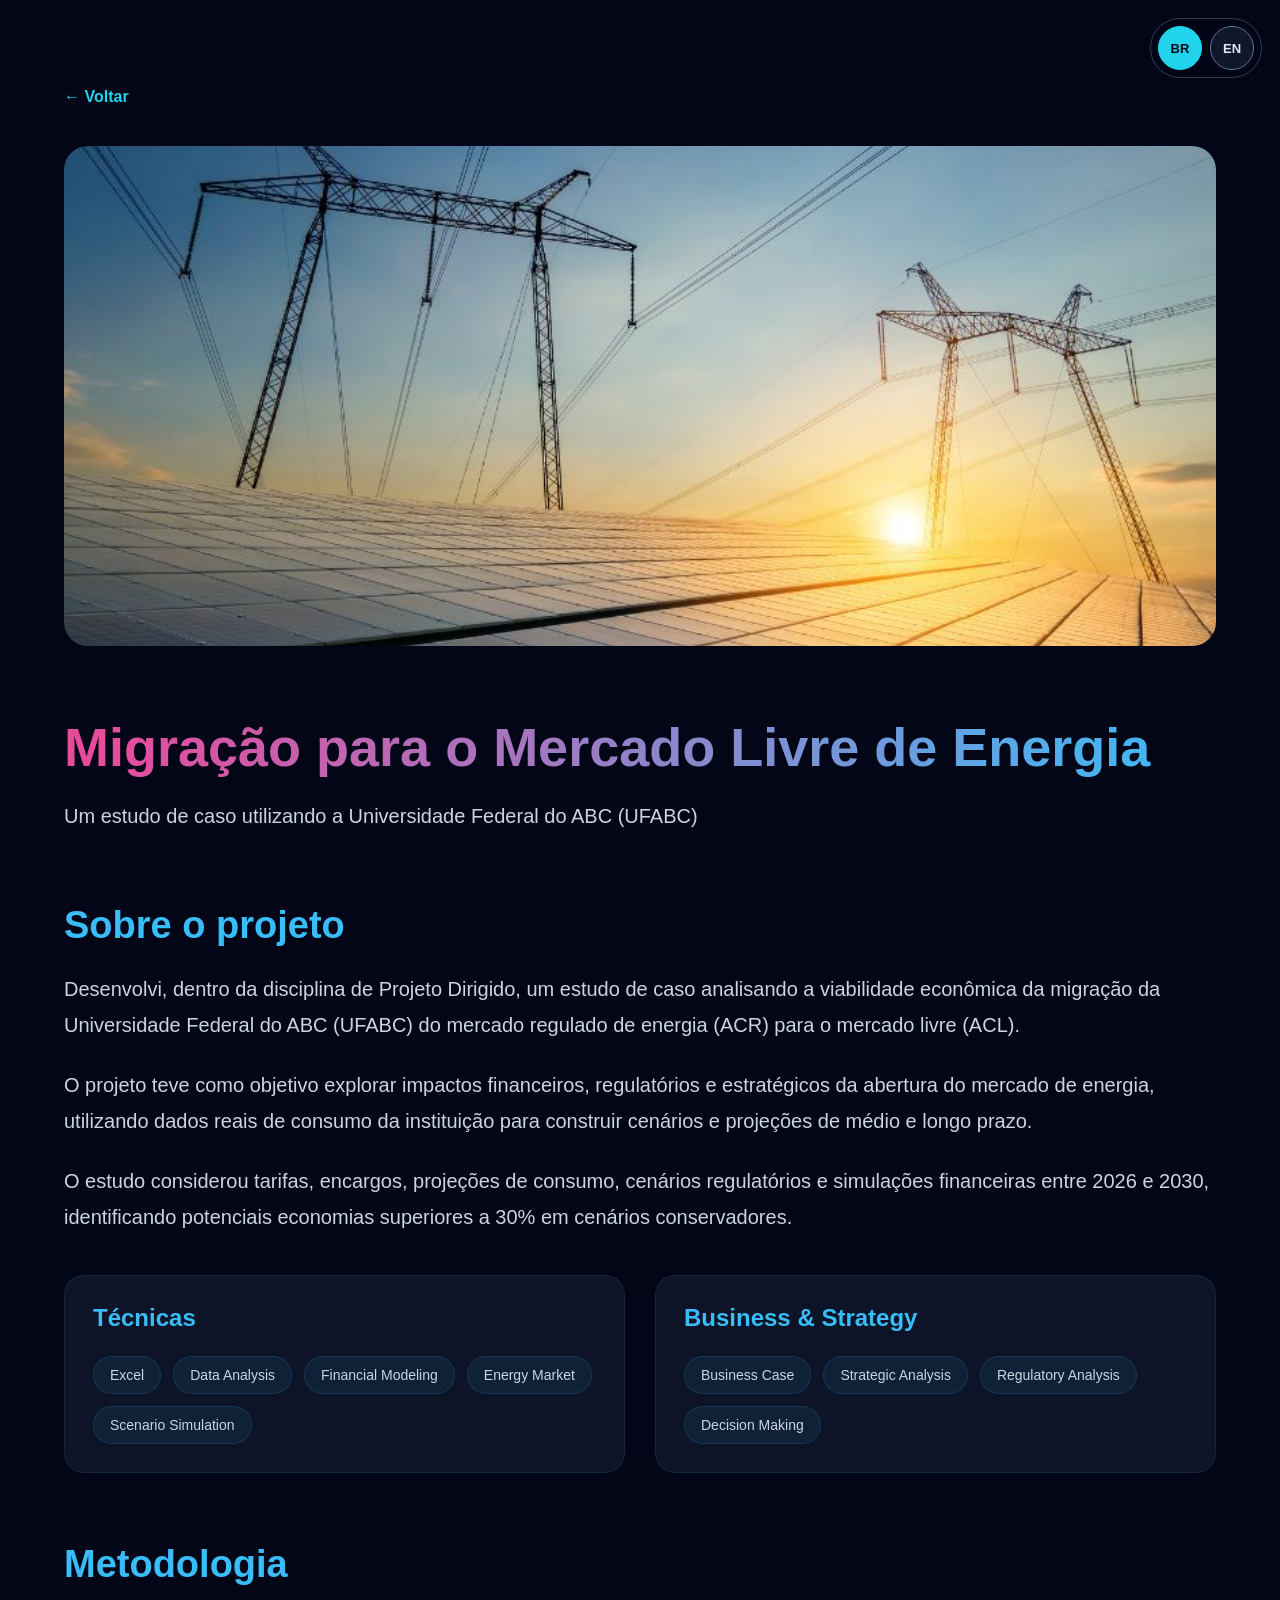
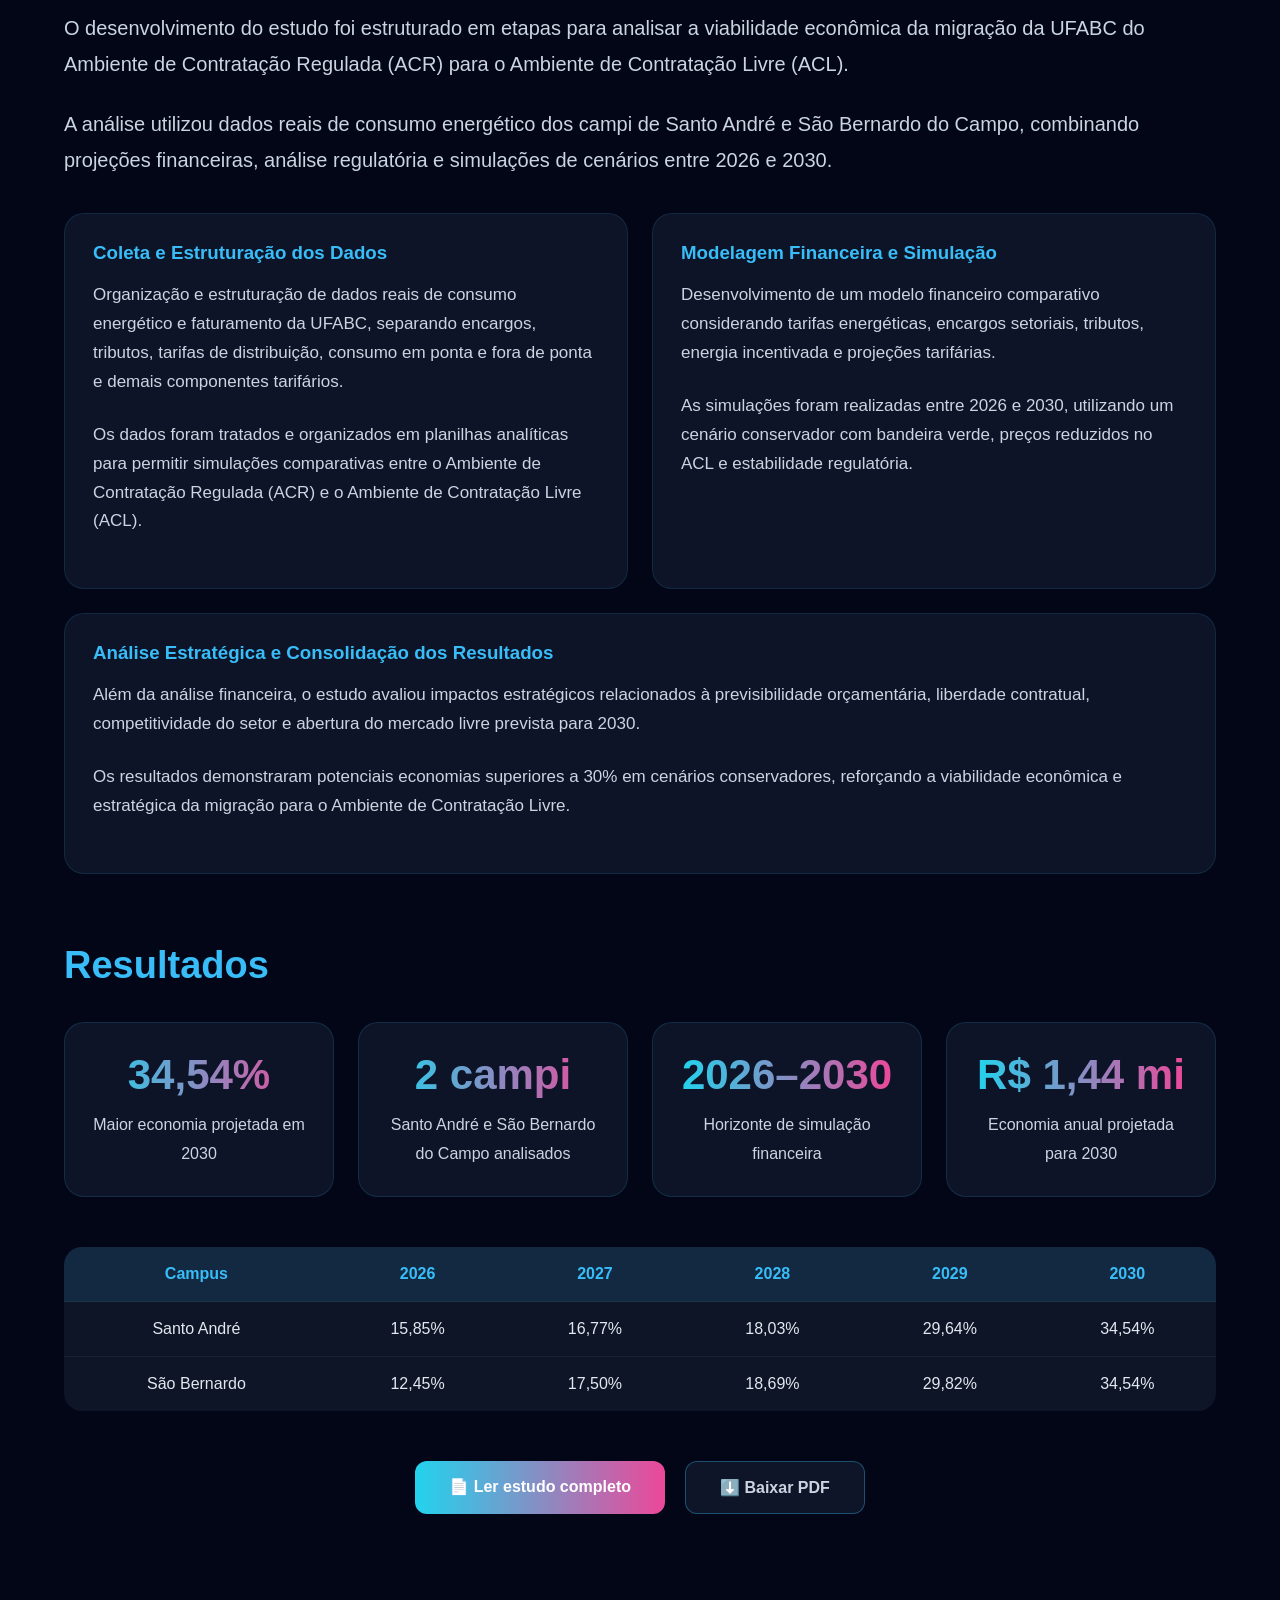
<file: mercado-livre.html>
<!DOCTYPE html>

<html lang="pt-BR">

<head>

    <meta charset="UTF-8">

    <meta name="viewport" content="width=device-width, initial-scale=1.0">

    <title>
        Mercado Livre de Energia | Gabriel Fanado
    </title>

    <link rel="stylesheet" href="../style.css">

<style>
.language-switch { position: fixed; top: 18px; right: 18px; z-index: 1000; display: flex; gap: 8px; padding: 7px; border-radius: 999px; background: rgba(2,6,23,.94); border: 1px solid #334155; }
.language-switch button { width: 44px; height: 44px; border-radius: 50%; border: 1px solid #64748b; background: #0f172a; color: #e2e8f0; font: 700 13px Arial, sans-serif; cursor: pointer; }
.language-switch button[aria-pressed="true"] { background: #22d3ee; border-color: #22d3ee; color: #020617; }
.language-switch button:hover { border-color: #22d3ee; }
.language-switch button:focus-visible { outline: 3px solid #f0abfc; outline-offset: 3px; }
@media (max-width: 768px) { .language-switch { top: 10px; right: 10px; } }

.project-page { padding-top: 88px; }

</style>
</head>

<body>
<nav class="language-switch" aria-label="Idioma / Language">
<button type="button" data-language="pt-BR" lang="pt-BR" aria-label="Português do Brasil" aria-pressed="true">BR</button>
<button type="button" data-language="en" lang="en" aria-label="English" aria-pressed="false">EN</button>
</nav>

    <div class="project-page">

        <a href="../index.html" class="back-button">
            ← Voltar
        </a>

        <img
            src="../assets/Energia.jpg"
            alt="Projeto Mercado Livre de Energia"
            class="project-banner"
        >

        <h1>
            Migração para o Mercado Livre de Energia
        </h1>

        <p class="project-subtitle">
            Um estudo de caso utilizando a Universidade Federal do ABC (UFABC)
        </p>

        <div class="project-section">

            <h2>
                Sobre o projeto
            </h2>

            <p>
                Desenvolvi, dentro da disciplina de Projeto Dirigido, um estudo de caso analisando
                a viabilidade econômica da migração da Universidade Federal do ABC (UFABC)
                do mercado regulado de energia (ACR) para o mercado livre (ACL).
            </p>

            <p>
                O projeto teve como objetivo explorar impactos financeiros, regulatórios e estratégicos
                da abertura do mercado de energia, utilizando dados reais de consumo da instituição
                para construir cenários e projeções de médio e longo prazo.
            </p>

            <p>
                O estudo considerou tarifas, encargos, projeções de consumo,
                cenários regulatórios e simulações financeiras entre 2026 e 2030,
                identificando potenciais economias superiores a 30% em cenários conservadores.
            </p>

        </div>

        <div class="skills-wrapper">

            <div class="skills-column">

                <h3>
                    Técnicas
                </h3>

                <div class="skill-tags">

                    <span>Excel</span>
                    <span>Data Analysis</span>
                    <span>Financial Modeling</span>
                    <span>Energy Market</span>
                    <span>Scenario Simulation</span>

                </div>

            </div>

            <div class="skills-column">

                <h3>
                    Business & Strategy
                </h3>

                <div class="skill-tags">

                    <span>Business Case</span>
                    <span>Strategic Analysis</span>
                    <span>Regulatory Analysis</span>
                    <span>Decision Making</span>

                </div>

            </div>

        </div>

        <div class="project-section">

        <h2>Metodologia</h2>

        <p>
            O desenvolvimento do estudo foi estruturado em etapas para analisar a viabilidade econômica
            da migração da UFABC do Ambiente de Contratação Regulada (ACR) para o Ambiente de
            Contratação Livre (ACL).
        </p>

        <p>
            A análise utilizou dados reais de consumo energético dos campi de Santo André e
            São Bernardo do Campo, combinando projeções financeiras, análise regulatória e
            simulações de cenários entre 2026 e 2030.
        </p>

        <div class="methodology-grid">

    <div class="methodology-card">

        <h3>
            Coleta e Estruturação dos Dados
        </h3>

            <p>
                Organização e estruturação de dados reais de consumo energético e faturamento
                da UFABC, separando encargos, tributos, tarifas de distribuição,
                consumo em ponta e fora de ponta e demais componentes tarifários.
            </p>

            <p>
                Os dados foram tratados e organizados em planilhas analíticas para permitir
                simulações comparativas entre o Ambiente de Contratação Regulada (ACR)
                e o Ambiente de Contratação Livre (ACL).
            </p>

        </div>

            <div class="methodology-card">

            <h3>
                Modelagem Financeira e Simulação
            </h3>

            <p>
                Desenvolvimento de um modelo financeiro comparativo considerando
                tarifas energéticas, encargos setoriais, tributos,
                energia incentivada e projeções tarifárias.
            </p>

            <p>
                As simulações foram realizadas entre 2026 e 2030,
                utilizando um cenário conservador com bandeira verde,
                preços reduzidos no ACL e estabilidade regulatória.
            </p>

        </div>

        <div class="methodology-card full-card">

            <h3>
                Análise Estratégica e Consolidação dos Resultados
            </h3>

            <p>
                Além da análise financeira, o estudo avaliou impactos estratégicos
                relacionados à previsibilidade orçamentária,
                liberdade contratual, competitividade do setor
                e abertura do mercado livre prevista para 2030.
            </p>

            <p>
                Os resultados demonstraram potenciais economias superiores a 30%
                em cenários conservadores, reforçando a viabilidade econômica
                e estratégica da migração para o Ambiente de Contratação Livre.
            </p>

        </div>

    </div>

    <div class="project-section">

    <h2>Resultados</h2>

    <div class="results-grid">

        <div class="result-card">
            <h3>34,54%</h3>
            <p>Maior economia projetada em 2030</p>
        </div>

        <div class="result-card">
            <h3>2 campi</h3>
            <p>Santo André e São Bernardo do Campo analisados</p>
        </div>

        <div class="result-card">
            <h3>2026–2030</h3>
            <p>Horizonte de simulação financeira</p>
        </div>

        <div class="result-card">
            <h3>R$ 1,44 mi</h3>
            <p>Economia anual projetada para 2030</p>
        </div>

    </div>

    <div class="summary-table">

    <table>
        <thead>
            <tr>
                <th>Campus</th>
                <th>2026</th>
                <th>2027</th>
                <th>2028</th>
                <th>2029</th>
                <th>2030</th>
            </tr>
        </thead>

        <tbody>
            <tr>
                <td>Santo André</td>
                <td>15,85%</td>
                <td>16,77%</td>
                <td>18,03%</td>
                <td>29,64%</td>
                <td>34,54%</td>
            </tr>

            <tr>
                <td>São Bernardo</td>
                <td>12,45%</td>
                <td>17,50%</td>
                <td>18,69%</td>
                <td>29,82%</td>
                <td>34,54%</td>
            </tr>
        </tbody>
    </table>

    <div class="project-actions">

    <a 
        href="../assets/projeto-mercado-livre.pdf"
        target="_blank"
        class="btn primary"
    >
        📄 Ler estudo completo
    </a>

    <a 
        href="../assets/projeto-mercado-livre.pdf"
        download
        class="btn secondary"
    >
        ⬇️ Baixar PDF
    </a>

</div>

</div>

</div>

</div>
    
<script>
(() => {
    const translations = {
  "Gabriel Fanado ": " Portfólio|Gabriel Fanado | Portfolio",
  "Bem-vindo ao meu portfólio": "Welcome to my portfolio",
  "Estudante de Engenharia da Informação": "Information Engineering Student",
  "São Paulo, Brasil": "São Paulo, Brazil",
  "Ver Projetos": "View Projects",
  "Entre em Contato": "Get in Touch",
  "Sobre mim": "About Me",
  "Conheça um pouco mais sobre minha trajetória e interesses": "Learn more about my background and interests",
  "Olá! Me chamo": "Hello! My name is",
  ", tenho 22 anos e sou estudante de Bacharelado em Ciência e Tecnologia (BC&T) e Engenharia da Informação na UFABC.": ", I am 22 years old and studying for a Bachelor’s degree in Science and Technology and a degree in Information Engineering at UFABC.",
  "Atualmente atuo na Comerc Energia como estagiário de Dados e Automação em Trading, desenvolvendo soluções em Python, Power BI, Power Apps e Power Automate para digitalizar processos e apoiar decisões no mercado de energia.": "I currently work at Comerc Energia as a Data and Automation Intern in Trading, developing solutions with Python, Power BI, Power Apps and Power Automate to digitize processes and support decisions in the energy market.",
  "Tenho grande interesse em Machine Learning, engenharia de prompts e no uso de dados para transformar informações complexas em insights estratégicos e soluções voltadas à tomada de decisão. Acredito no aprendizado contínuo como uma das principais ferramentas de crescimento, buscando estar sempre preparado para aprender novas tecnologias, desenvolver habilidades e evoluir profissionalmente.": "I am interested in machine learning, prompt engineering and using data to turn complex information into strategic insights and practical decision-making tools. I see continuous learning as essential to growth and actively seek to learn new technologies, develop skills and advance professionally.",
  "Dados": "Data",
  "Analytics e insights": "Analytics and insights",
  "Automação": "Automation",
  "Eficiência operacional": "Operational efficiency",
  "Negócios": "Business",
  "Valor e estratégia": "Value and strategy",
  "Tecnologia": "Technology",
  "Soluções escaláveis": "Scalable solutions",
  "Projetos": "Projects",
  "Migração para o Mercado Livre de Energia": "Transition to Brazil’s Free Energy Market",
  "Excel • Análise de Dados • Energia • Regulação • Business Case": "Excel • Data Analysis • Energy • Regulation • Business Case",
  "Estudo de caso utilizando dados reais da Universidade Federal do ABC para simular uma possível migração do mercado cativo para o mercado livre de energia.": "Case study using real data from the Federal University of ABC to simulate a potential transition from the regulated to the free energy market.",
  "Ver detalhes": "View details",
  "Reporte e Evolução de Preços": "Price Reporting and Trends",
  "Projeto baseado em dados públicos e/ou mockados para acompanhar a evolução de preços, identificar tendências e transformar dados em informações úteis para tomada de decisão.": "A project using public and/or simulated data to track price movements, identify trends and turn data into useful information for decision-making.",
  "Controle de Atividades e PMO": "Task Tracking and PMO",
  "Power Apps • Gestão de Processos • PMO • UX • Organização Operacional": "Power Apps • Process Management • PMO • UX • Operational Organization",
  "Aplicação para controle de atividades, dúvidas operacionais e acompanhamento de demandas em uma agenda corporativa específica, com foco em organização e eficiência.": "An application for tracking tasks, operational questions and requests within a corporate workflow, focusing on organization and efficiency.",
  "Indicadores e Maiores Ofensores": "Key Metrics and Main Issue Drivers",
  "Excel • SQL • Analytics • Estratégia de Mercado": "Excel • SQL • Analytics • Market Strategy",
  "Projeto que mensura os maiores indicadores junto aos maiores ofensores em excel": "An Excel project tracking key metrics and identifying the main drivers of operational issues.",
  "Museu Vivo — Arte e Biologia": "Museu Vivo — Art and Biology",
  "HTML • CSS • JavaScript • Three.js • Educação interativa": "HTML • CSS • JavaScript • Three.js • Interactive Learning",
  "Jogo educativo em um museu virtual 3D, desenvolvido para uma disciplina de Biologia da UFABC. Explore salas temáticas e descubra como a representação do corpo humano se transforma ao longo da história da arte, em uma experiência que conecta arte, ciência e aprendizagem. Disponível para computador e celular.": "An educational game set in a virtual 3D museum, developed for a Biology course at UFABC. Explore themed rooms and discover how representations of the human body have changed throughout art history, in an experience connecting art, science and learning. Available on desktop and mobile.",
  "Jogar ↗": "Play ↗",
  "Currículo & Experiência": "Resume & Experience",
  "Formação acadêmica, experiências profissionais e tecnologias": "Education, professional experience and technologies",
  "Estagiário de Dados e Automação em Trading": "Data and Automation Intern — Trading",
  "2026 — Atual": "2026 — Present",
  "Resumo da experiência": "Experience overview",
  "Atuação no time de trading e comercial, desenvolvendo soluções de dados e automação para apoiar a gestão de portfólios e digitalizar processos do mercado de energia.": "Working with the trading and commercial team, developing data and automation solutions to support portfolio management and digitize energy market processes.",
  "Principais projetos e entregas": "Key projects and contributions",
  "Curto prazo": "Short-term trading",
  "Automação do processo comercial de curto prazo com IA e Power Automate.": "Automation of the short-term commercial process using AI and Power Automate.",
  "MTM de portfólios": "Portfolio mark-to-market",
  "Criação de bases, rotinas em Python e dashboards em Power BI para acompanhamento diário do MTM de atacado e varejo.": "Creation of datasets, Python routines and Power BI dashboards for daily mark-to-market monitoring of wholesale and retail portfolios.",
  "Controle de garantias": "Guarantee tracking",
  "Estruturação da base, rotina de atualização e visualização para acompanhamento de garantias.": "Development of the dataset, update routine and reporting views for tracking guarantees.",
  "Digitalização do I-REC": "I-REC process digitization",
  "Reengenharia do processo, aplicativo em Power Apps para propostas e boletagem, automação do book com Python e Power Automate e integração com planilhas da Evident.": "Process redesign, a Power Apps application for proposals and trade booking, book automation with Python and Power Automate, and integration with Evident spreadsheets.",
  "Calculadora de MTM": "Mark-to-market calculator",
  "Desenvolvimento de uma calculadora web em HTML, CSS e JavaScript para análise de dados contratuais de potenciais clientes.": "Development of a web calculator using HTML, CSS and JavaScript to analyze prospective clients’ contract data.",
  "Habilidades desenvolvidas": "Skills developed",
  "Mapeamento de processos": "Process mapping",
  "Modelagem de dados": "Data modeling",
  "Validação de resultados": "Results validation",
  "Gestão de portfólios de energia": "Energy portfolio management",
  "Manutenção e governança": "Maintenance and governance",
  "Tecnologias utilizadas": "Technologies used",
  "IA generativa": "Generative AI",
  "Estagiário em Projetos e Operações de Chargeback": "Chargeback Projects and Operations Intern",
  "Atuação em projetos e operações de chargeback, utilizando dados e tecnologia para acompanhar indicadores, organizar demandas e melhorar processos operacionais.": "Working on chargeback projects and operations, using data and technology to monitor metrics, organize requests and improve operational processes.",
  "Dados e indicadores": "Data and metrics",
  "Consultas e tratamento de dados com SQL, Python e AWS Athena, S3 e Glue para análises e reportes operacionais.": "Data querying and processing with SQL, Python and AWS Athena, S3 and Glue for operational analysis and reporting.",
  "Gestão de demandas": "Request management",
  "Desenvolvimento de aplicações em Power Apps para apoiar a organização e o acompanhamento de atividades.": "Development of Power Apps applications to help organize and track activities.",
  "Reports operacionais": "Operational reporting",
  "Criação de dashboards em Excel e acompanhamento de indicadores ligados a chargeback, fraude, desacordo comercial e demandas relacionadas ao Bacen.": "Creation of Excel dashboards and monitoring of metrics related to chargebacks, fraud, transaction disputes and requests involving Brazil’s Central Bank.",
  "Melhoria de processos": "Process improvement",
  "Participação em iniciativas de digitalização, automação e uso de IA generativa nas operações.": "Participation in digitization, automation and generative AI initiatives within operations.",
  "Análise de dados operacionais": "Operational data analysis",
  "Comunicação de resultados": "Communicating results",
  "Acompanhamento de indicadores": "Metrics monitoring",
  "Melhoria contínua": "Continuous improvement",
  "Organização de demandas": "Request organization",
  "Estagiário — Comercial, Novos Negócios e Portfólio": "Commercial, New Business and Portfolio Intern",
  "Apoio às atividades comerciais e a estudos do mercado de energia, conectando análise de dados, propostas comerciais e desenvolvimento de novos negócios.": "Supporting commercial activities and energy market studies, connecting data analysis, commercial proposals and new business development.",
  "Propostas comerciais": "Commercial proposals",
  "Apoio ao envio de propostas de curto e longo prazo e de energia varejista, além de suporte às rotinas comerciais e de gestão.": "Support for short-term, long-term and retail energy proposals, alongside commercial and management activities.",
  "Mercado cativo e livre": "Regulated and free energy markets",
  "Estudos de clientes no mercado cativo para avaliação de oportunidades de migração ao mercado livre de energia.": "Analysis of clients in the regulated market to assess opportunities to transition to the free energy market.",
  "Geração Distribuída": "Distributed generation",
  "Prospecção de parceiros estratégicos e apoio à estruturação de bases, processos e produto de GD.": "Prospecting strategic partners and helping structure datasets, processes and the distributed generation offering.",
  "Portfólio e reports": "Portfolio and reporting",
  "Apoio às bases de MTM de atacado e varejo e à elaboração de reportes de fechamento, preços e contratos.": "Support for wholesale and retail mark-to-market datasets and the preparation of closing, pricing and contract reports.",
  "Novos negócios": "New business",
  "Análise e organização de informações para eletromobilidade e apoio às áreas de Comercial, Back Office e Novos Negócios.": "Analysis and organization of information for electric mobility and support for Commercial, Back Office and New Business teams.",
  "Mercado livre de energia": "Free energy market",
  "Análise comercial": "Commercial analysis",
  "Prospecção de parceiros": "Partner prospecting",
  "Estudos de viabilidade": "Feasibility studies",
  "Inteligência de mercado": "Market intelligence",
  "Análise de dados": "Data analysis",
  "Reports comerciais": "Commercial reporting",
  "Conheça minha trajetória profissional": "Explore my professional background",
  "Ver currículo completo": "View full resume",
  "Baixar CV": "Download resume",
  "Foto de Gabriel Fanado": "Photo of Gabriel Fanado",
  "Projeto Mercado Livre de Energia": "Free Energy Market project",
  "Projeto Reporte e Evolução de Preços": "Price Reporting and Trends project",
  "Projeto Controle de Atividades e PMO": "Task Tracking and PMO project",
  "Projeto Indicadores e Maiores Ofensores": "Key Metrics and Main Issue Drivers project",
  "Sala do Museu Vivo com obras de arte e cenários tridimensionais": "Museu Vivo gallery with artwork and three-dimensional exhibits",
  "Dados | Informação | Automação | Projetos": "Data | Information | Automation | Projects",
  "Gabriel Fanado | Portfólio": "Gabriel Fanado | Portfolio",
  "Currículo | Gabriel Fanado|Resume ": " Gabriel Fanado",
  "← Voltar": "← Back",
  "Experiência profissional, formação acadêmica e tecnologias": "Professional experience, education and technologies",
  "📄 Visualizar CV": "📄 View resume (Portuguese)",
  "⬇️ Baixar CV": "⬇️ Download resume (Portuguese)",
  "Resumo profissional": "Professional summary",
  "Estudante de Engenharia da Informação com experiência em análise de dados, operações e melhoria contínua, atuando nos setores bancário e de energia.": "Information Engineering student with experience in data analysis, operations and continuous improvement in the banking and energy sectors.",
  "Possuo experiência no desenvolvimento de dashboards, automações, modelagem de dados e análises estratégicas para suporte à tomada de decisão, acompanhamento de indicadores e otimização de processos.": "I have experience developing dashboards, automations, data models and strategic analyses to support decision-making, monitor metrics and optimize processes.",
  "Tenho conhecimento em Python, SQL, Power BI, AWS e ferramentas de automação, participando de projetos relacionados a analytics, eficiência operacional, inteligência de mercado e tecnologia aplicada a negócios.": "I work with Python, SQL, Power BI, AWS and automation tools on projects involving analytics, operational efficiency, market intelligence and business technology.",
  "Meu principal interesse está na utilização de dados e tecnologia para transformar informações complexas em soluções escaláveis, insights estratégicos e melhorias orientadas a performance e inovação.": "My main interest is using data and technology to turn complex information into scalable solutions, strategic insights and improvements driven by performance and innovation.",
  "Experiência profissional": "Professional experience",
  "Formação acadêmica": "Education",
  "Universidade pública federal": "Federal public university",
  "Universidade Federal do ABC": "Federal University of ABC",
  "Formação interdisciplinar em ciência, tecnologia e engenharia.": "Interdisciplinary education in science, technology and engineering.",
  "Bacharelado em Ciências e Tecnologia": "Bachelor’s Degree in Science and Technology",
  "Previsão de conclusão": "Expected graduation",
  "Engenharia da Informação": "Information Engineering",
  "Pesquisa e projetos acadêmicos": "Research and academic projects",
  "Área de Pesquisa · 6 meses em 2024": "Research team · 6 months in 2024",
  "Participação na equipe universitária de desenvolvimento de foguetes, na área de Pesquisa.": "Member of the research team within the university’s rocket development group.",
  "Pesquisa sobre o mercado de energia": "Energy market research",
  "Projeto de pesquisa sobre a transição do mercado cativo para o mercado livre de energia, utilizando a UFABC como estudo de caso.": "Research project on the transition from the regulated to the free energy market, using UFABC as a case study.",
  "Skills & Competências": "Skills & Competencies",
  "Programação e dados": "Programming and data",
  "Cloud e infraestrutura de dados": "Cloud and data infrastructure",
  "Automação e aplicações": "Automation and applications",
  "Engenharia de prompts": "Prompt engineering",
  "BI e ferramentas de negócios": "BI and business tools",
  "Processos e análise de negócios": "Processes and business analysis",
  "Engenharia de processos": "Process engineering",
  "Mercado de energia": "Energy market",
  "Competências profissionais": "Professional competencies",
  "Pensamento analítico": "Analytical thinking",
  "Pensamento estratégico": "Strategic thinking",
  "Inovação": "Innovation",
  "Resolução de problemas": "Problem-solving",
  "Aprendizado contínuo": "Continuous learning",
  "Experiências Complementares": "Additional experience",
  "Intercâmbios para a Alemanha": "Exchange experiences in Germany",
  "Alemanha • Vivência cultural e desenvolvimento pessoal": "Germany • Cultural experience and personal development",
  "Vivências na Alemanha voltadas ao contato com outra cultura, à prática de idiomas e ao desenvolvimento de autonomia e adaptabilidade.": "Experiences in Germany focused on cultural immersion, language practice and developing independence and adaptability.",
  "Projeto Ninho da Paz": "Ninho da Paz Project",
  "Apoio operacional e comunicação": "Operations and communication support",
  "Participação em atividades de comunicação com doadores, organização de estoque e suporte às operações da instituição.": "Participation in donor communications, inventory organization and support for the institution’s operations.",
  "Logo da UFABC": "UFABC logo",
  "Mercado Livre de Energia | Gabriel Fanado|Free Energy Market ": " Gabriel Fanado",
  "Um estudo de caso utilizando a Universidade Federal do ABC (UFABC)": "A case study of the Federal University of ABC (UFABC)",
  "Sobre o projeto": "About the project",
  "Desenvolvi, dentro da disciplina de Projeto Dirigido, um estudo de caso analisando a viabilidade econômica da migração da Universidade Federal do ABC (UFABC) do mercado regulado de energia (ACR) para o mercado livre (ACL).": "As part of the Directed Project course, I developed a case study analyzing the economic feasibility of transitioning the Federal University of ABC (UFABC) from Brazil’s regulated energy market (ACR) to its free energy market (ACL).",
  "O projeto teve como objetivo explorar impactos financeiros, regulatórios e estratégicos da abertura do mercado de energia, utilizando dados reais de consumo da instituição para construir cenários e projeções de médio e longo prazo.": "The project explored the financial, regulatory and strategic impacts of energy market liberalization, using the institution’s actual consumption data to build medium- and long-term scenarios and projections.",
  "O estudo considerou tarifas, encargos, projeções de consumo, cenários regulatórios e simulações financeiras entre 2026 e 2030, identificando potenciais economias superiores a 30% em cenários conservadores.": "The study considered tariffs, charges, consumption forecasts, regulatory scenarios and financial simulations for 2026–2030, identifying potential savings above 30% under conservative scenarios.",
  "Técnicas": "Technical skills",
  "Metodologia": "Methodology",
  "O desenvolvimento do estudo foi estruturado em etapas para analisar a viabilidade econômica da migração da UFABC do Ambiente de Contratação Regulada (ACR) para o Ambiente de Contratação Livre (ACL).": "The study was structured in stages to analyze the economic feasibility of UFABC’s transition from the regulated contracting environment (ACR) to the free contracting environment (ACL).",
  "A análise utilizou dados reais de consumo energético dos campi de Santo André e São Bernardo do Campo, combinando projeções financeiras, análise regulatória e simulações de cenários entre 2026 e 2030.": "The analysis used actual energy consumption data from the Santo André and São Bernardo do Campo campuses, combining financial projections, regulatory analysis and scenario simulations for 2026–2030.",
  "Coleta e Estruturação dos Dados": "Data collection and structuring",
  "Organização e estruturação de dados reais de consumo energético e faturamento da UFABC, separando encargos, tributos, tarifas de distribuição, consumo em ponta e fora de ponta e demais componentes tarifários.": "Organization and structuring of UFABC’s actual energy consumption and billing data, separating charges, taxes, distribution tariffs, peak and off-peak consumption and other tariff components.",
  "Os dados foram tratados e organizados em planilhas analíticas para permitir simulações comparativas entre o Ambiente de Contratação Regulada (ACR) e o Ambiente de Contratação Livre (ACL).": "The data was processed and organized in analytical spreadsheets to enable comparative simulations between the regulated (ACR) and free (ACL) contracting environments.",
  "Modelagem Financeira e Simulação": "Financial modeling and simulation",
  "Desenvolvimento de um modelo financeiro comparativo considerando tarifas energéticas, encargos setoriais, tributos, energia incentivada e projeções tarifárias.": "Development of a comparative financial model considering energy tariffs, sector charges, taxes, incentivized energy and tariff projections.",
  "As simulações foram realizadas entre 2026 e 2030, utilizando um cenário conservador com bandeira verde, preços reduzidos no ACL e estabilidade regulatória.": "Simulations covered 2026–2030 using a conservative scenario with Brazil’s green tariff flag, lower ACL prices and regulatory stability.",
  "Análise Estratégica e Consolidação dos Resultados": "Strategic analysis and consolidation of results",
  "Além da análise financeira, o estudo avaliou impactos estratégicos relacionados à previsibilidade orçamentária, liberdade contratual, competitividade do setor e abertura do mercado livre prevista para 2030.": "In addition to the financial analysis, the study assessed strategic impacts related to budget predictability, contractual freedom, sector competitiveness and the free market opening anticipated for 2030 in the study.",
  "Os resultados demonstraram potenciais economias superiores a 30% em cenários conservadores, reforçando a viabilidade econômica e estratégica da migração para o Ambiente de Contratação Livre.": "The results showed potential savings above 30% under conservative scenarios, supporting the economic and strategic feasibility of transitioning to the free contracting environment.",
  "Resultados": "Results",
  "Maior economia projetada em 2030": "Highest projected savings in 2030",
  "2 campi": "2 campuses",
  "Santo André e São Bernardo do Campo analisados": "Santo André and São Bernardo do Campo analyzed",
  "Horizonte de simulação financeira": "Financial simulation period",
  "R$ 1,44 mi": "BRL 1.44 million",
  "Economia anual projetada para 2030": "Projected annual savings for 2030",
  "📄 Ler estudo completo": "📄 Read full study (Portuguese)",
  "⬇️ Baixar PDF": "⬇️ Download PDF (Portuguese)",
  "Currículo | Gabriel Fanado": "Resume | Gabriel Fanado",
  "Mercado Livre de Energia | Gabriel Fanado": "Free Energy Market | Gabriel Fanado"
};
    const normalize = (text) => text.replace(/\s+/g, " ").trim();
    const params = new URLSearchParams(window.location.search);
    let saved;
    try { saved = localStorage.getItem("portfolio-language"); } catch (_) {}
    const requested = params.get("lang");
    const language = requested === "en" || requested === "pt-BR"
        ? requested : saved === "en" ? "en" : "pt-BR";
    document.documentElement.lang = language;
    try { localStorage.setItem("portfolio-language", language); } catch (_) {}
    document.querySelectorAll('a[href]').forEach((link) => {
        const url = new URL(link.getAttribute('href'), window.location.href);
        if (url.origin === window.location.origin && /\.html$/.test(url.pathname) && !link.hasAttribute('download')) {
            url.searchParams.set('lang', language);
            link.href = url.href;
        }
    });
    if (language === "en") {
        const walker = document.createTreeWalker(document.body, NodeFilter.SHOW_TEXT);
        const nodes = [];
        while (walker.nextNode()) nodes.push(walker.currentNode);
        nodes.forEach((node) => {
            if (node.parentElement.closest("script, style, .language-switch")) return;
            const translated = translations[normalize(node.nodeValue)];
            if (translated) node.nodeValue = node.nodeValue.replace(/\S[\s\S]*\S|\S/, translated);
        });
        document.title = translations[document.title] || document.title;
        document.querySelectorAll("img[alt]").forEach((img) => {
            img.alt = translations[normalize(img.alt)] || img.alt;
        });
    }
    document.querySelectorAll("[data-language]").forEach((button) => {
        button.setAttribute("aria-pressed", String(button.dataset.language === language));
        button.addEventListener("click", () => {
            const next = button.dataset.language;
            if (next === language) return;
            try { localStorage.setItem("portfolio-language", next); } catch (_) {}
            const url = new URL(window.location.href);
            url.searchParams.set("lang", next);
            window.location.assign(url.href);
        });
    });
})();

</script>
</body>

</html>
</file>
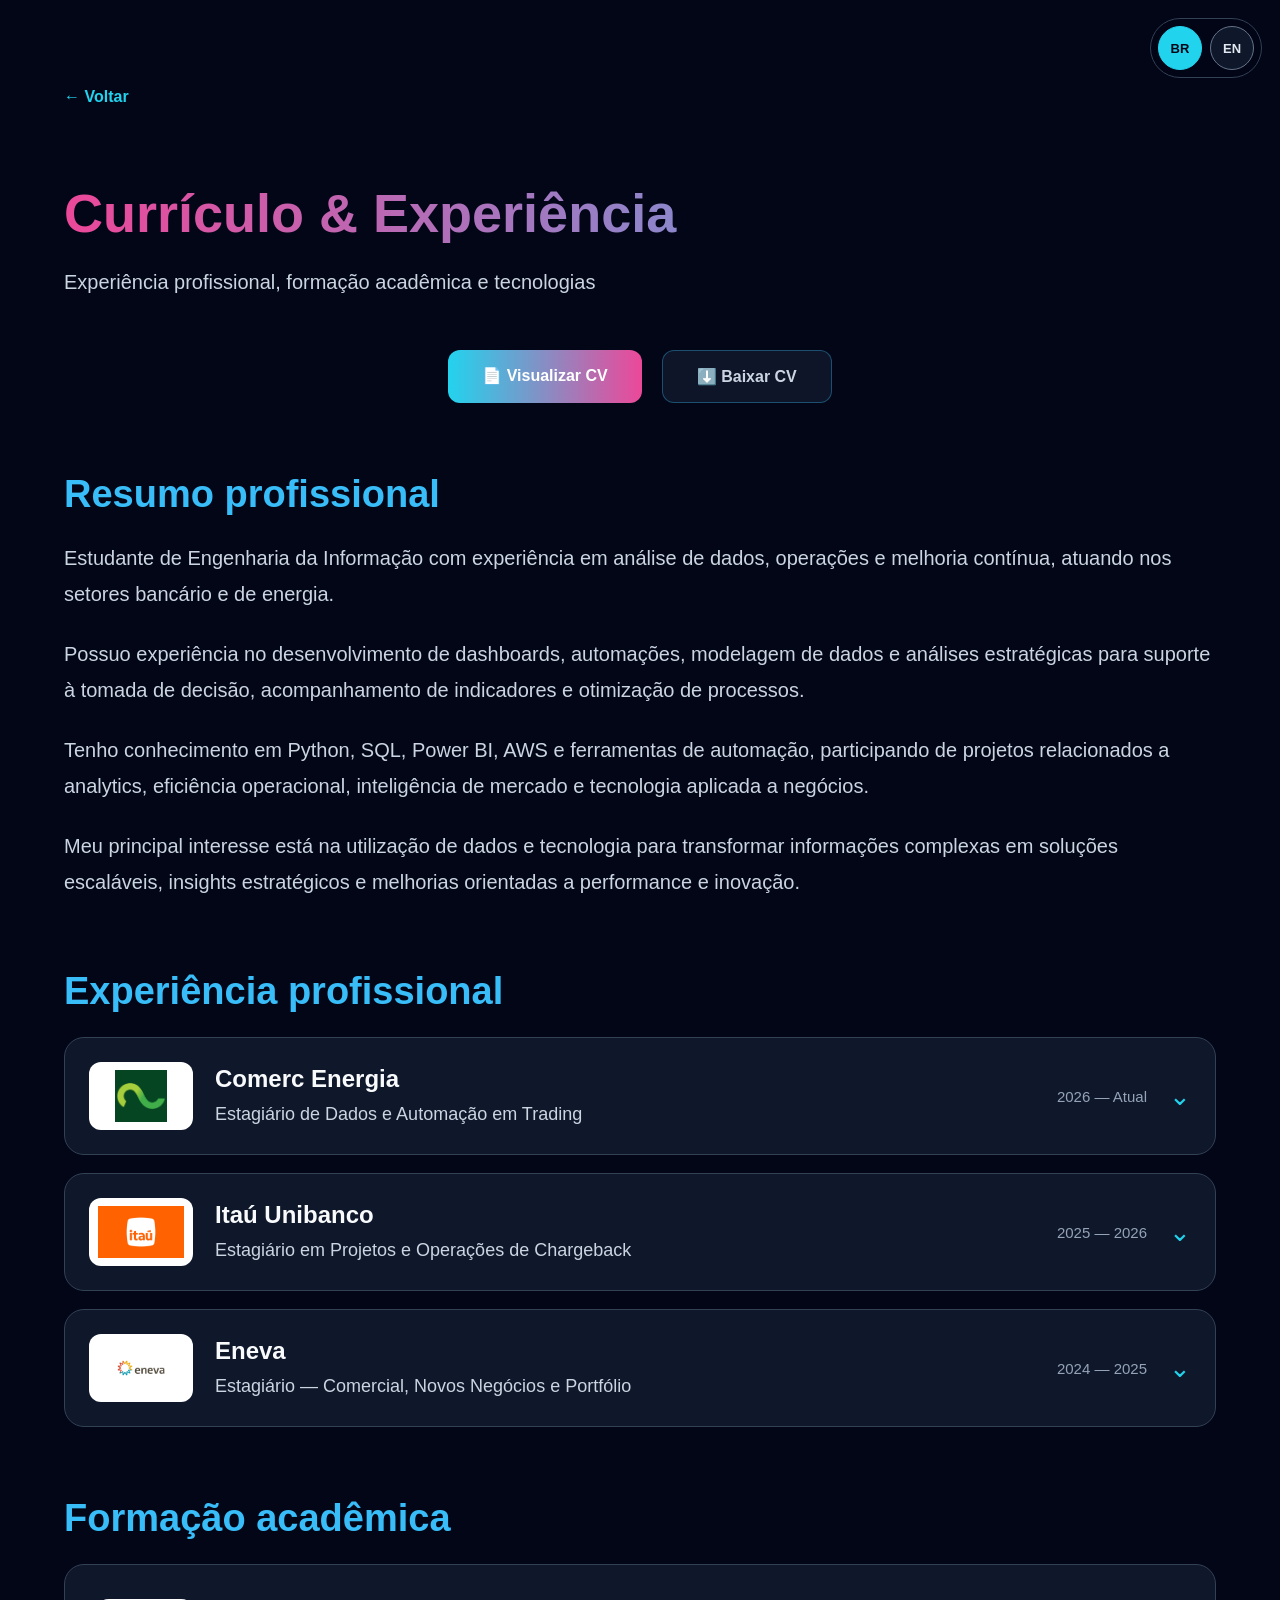
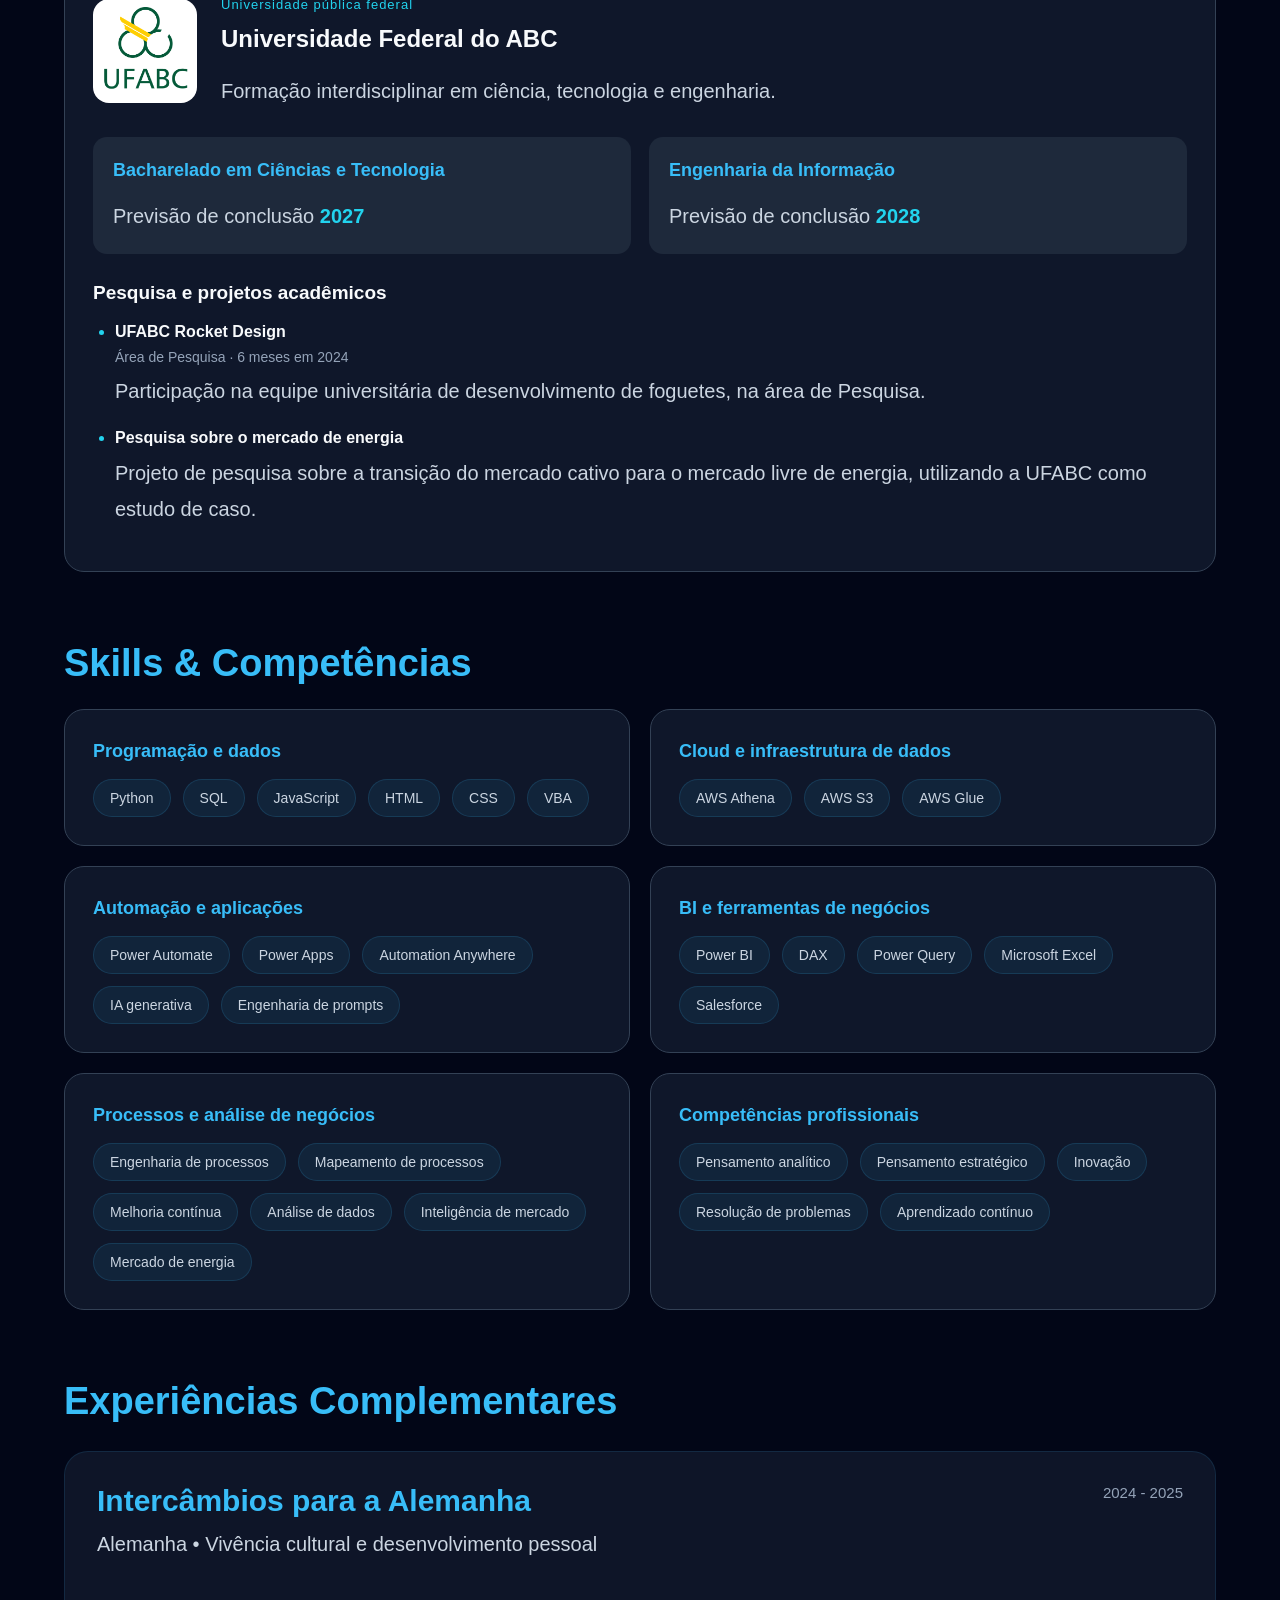
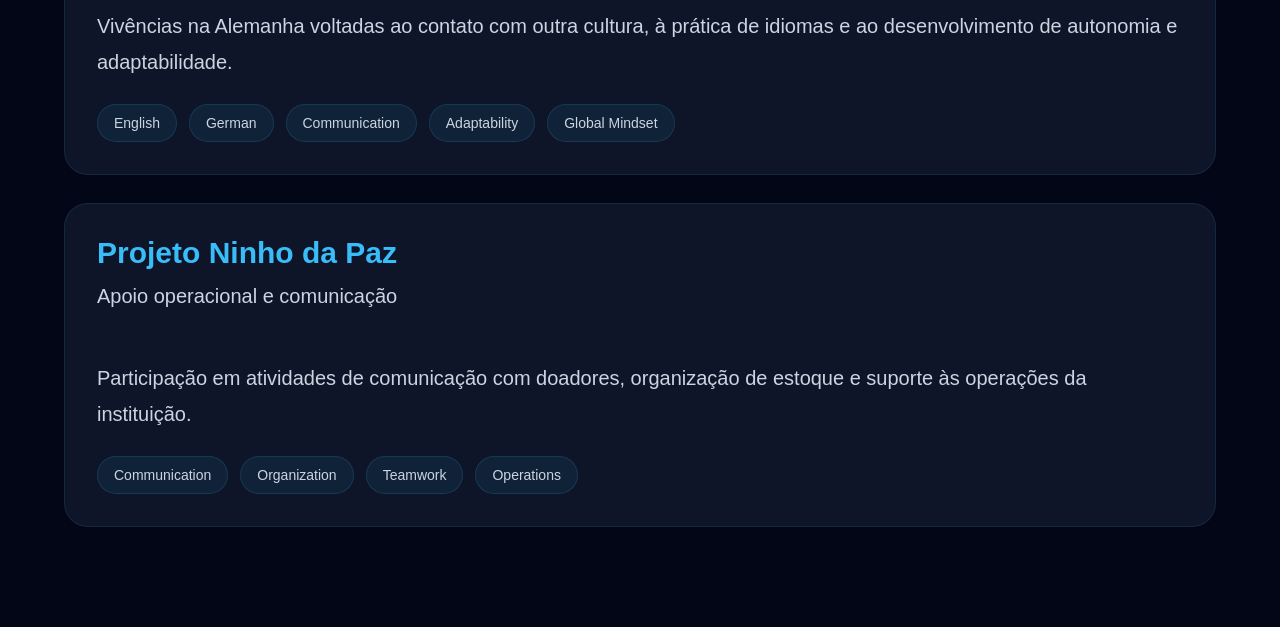
<file: projetos/curriculo.html>
<!DOCTYPE html>
<html lang="pt-BR">

<head>
    <meta charset="UTF-8">
    <meta name="viewport" content="width=device-width, initial-scale=1.0">
    <title>Currículo | Gabriel Fanado</title>
    <link rel="stylesheet" href="../style.css">
<style>
.language-switch { position: fixed; top: 18px; right: 18px; z-index: 1000; display: flex; gap: 8px; padding: 7px; border-radius: 999px; background: rgba(2,6,23,.94); border: 1px solid #334155; }
.language-switch button { width: 44px; height: 44px; border-radius: 50%; border: 1px solid #64748b; background: #0f172a; color: #e2e8f0; font: 700 13px Arial, sans-serif; cursor: pointer; }
.language-switch button[aria-pressed="true"] { background: #22d3ee; border-color: #22d3ee; color: #020617; }
.language-switch button:hover { border-color: #22d3ee; }
.language-switch button:focus-visible { outline: 3px solid #f0abfc; outline-offset: 3px; }
@media (max-width: 768px) { .language-switch { top: 10px; right: 10px; } }

.project-page { padding-top: 88px; }

</style>
</head>

<body>
<nav class="language-switch" aria-label="Idioma / Language">
<button type="button" data-language="pt-BR" lang="pt-BR" aria-label="Português do Brasil" aria-pressed="true">BR</button>
<button type="button" data-language="en" lang="en" aria-label="English" aria-pressed="false">EN</button>
</nav>

    <div class="project-page">

        <a href="../index.html" class="back-button">← Voltar</a>

        <h1>Currículo & Experiência</h1>

        <p class="project-subtitle">
            Experiência profissional, formação acadêmica e tecnologias
        </p>

        <div class="project-actions">
            <a href="../assets/CV-Gabriel-Fanado.pdf" target="_blank" class="btn primary">📄 Visualizar CV</a>
            <a href="../assets/CV-Gabriel-Fanado.pdf" download class="btn secondary">⬇️ Baixar CV</a>
        </div>

        <div class="project-section">
            <h2>Resumo profissional</h2>

            <p>Estudante de Engenharia da Informação com experiência em análise de dados, operações e melhoria contínua, atuando nos setores bancário e de energia.</p>

            <p>Possuo experiência no desenvolvimento de dashboards, automações, modelagem de dados e análises estratégicas para suporte à tomada de decisão, acompanhamento de indicadores e otimização de processos.</p>

            <p>Tenho conhecimento em Python, SQL, Power BI, AWS e ferramentas de automação, participando de projetos relacionados a analytics, eficiência operacional, inteligência de mercado e tecnologia aplicada a negócios.</p>

            <p>Meu principal interesse está na utilização de dados e tecnologia para transformar informações complexas em soluções escaláveis, insights estratégicos e melhorias orientadas a performance e inovação.</p>
        </div>

        <div class="project-section">
            <h2>Experiência profissional</h2>

<div class="company-list"><details class="company-accordion">
      <summary><span class="company-brand brand-comerc" aria-hidden="true"><img src="../assets/comerc.png" alt="" width="88" height="52"></span><span class="company-heading"><span class="company-name">Comerc Energia</span><span class="experience-role">Estagiário de Dados e Automação em Trading</span></span><span class="experience-date">2026 — Atual</span><span class="accordion-chevron" aria-hidden="true">⌄</span></summary>
      <div class="company-body"><h3>Resumo da experiência</h3><p>Atuação no time de trading e comercial, desenvolvendo soluções de dados e automação para apoiar a gestão de portfólios e digitalizar processos do mercado de energia.</p>
      <h3>Principais projetos e entregas</h3><ul class="company-projects"><li><strong>Curto prazo</strong><p>Automação do processo comercial de curto prazo com IA e Power Automate.</p></li><li><strong>MTM de portfólios</strong><p>Criação de bases, rotinas em Python e dashboards em Power BI para acompanhamento diário do MTM de atacado e varejo.</p></li><li><strong>Controle de garantias</strong><p>Estruturação da base, rotina de atualização e visualização para acompanhamento de garantias.</p></li><li><strong>Digitalização do I-REC</strong><p>Reengenharia do processo, aplicativo em Power Apps para propostas e boletagem, automação do book com Python e Power Automate e integração com planilhas da Evident.</p></li><li><strong>Calculadora de MTM</strong><p>Desenvolvimento de uma calculadora web em HTML, CSS e JavaScript para análise de dados contratuais de potenciais clientes.</p></li></ul>
      <h3>Habilidades desenvolvidas</h3><div class="skill-tags"><span>Mapeamento de processos</span><span>Modelagem de dados</span><span>Validação de resultados</span><span>Gestão de portfólios de energia</span><span>Manutenção e governança</span></div>
      <h3>Tecnologias utilizadas</h3><div class="skill-tags"><span>Python</span><span>Power BI</span><span>DAX</span><span>Power Apps</span><span>Power Automate</span><span>IA generativa</span><span>HTML / CSS / JavaScript</span></div></div></details><details class="company-accordion">
      <summary><span class="company-brand brand-itau" aria-hidden="true"><img src="../assets/itau_logo.jpg" alt="" width="88" height="52"></span><span class="company-heading"><span class="company-name">Itaú Unibanco</span><span class="experience-role">Estagiário em Projetos e Operações de Chargeback</span></span><span class="experience-date">2025 — 2026</span><span class="accordion-chevron" aria-hidden="true">⌄</span></summary>
      <div class="company-body"><h3>Resumo da experiência</h3><p>Atuação em projetos e operações de chargeback, utilizando dados e tecnologia para acompanhar indicadores, organizar demandas e melhorar processos operacionais.</p>
      <h3>Principais projetos e entregas</h3><ul class="company-projects"><li><strong>Dados e indicadores</strong><p>Consultas e tratamento de dados com SQL, Python e AWS Athena, S3 e Glue para análises e reportes operacionais.</p></li><li><strong>Gestão de demandas</strong><p>Desenvolvimento de aplicações em Power Apps para apoiar a organização e o acompanhamento de atividades.</p></li><li><strong>Reports operacionais</strong><p>Criação de dashboards em Excel e acompanhamento de indicadores ligados a chargeback, fraude, desacordo comercial e demandas relacionadas ao Bacen.</p></li><li><strong>Melhoria de processos</strong><p>Participação em iniciativas de digitalização, automação e uso de IA generativa nas operações.</p></li></ul>
      <h3>Habilidades desenvolvidas</h3><div class="skill-tags"><span>Análise de dados operacionais</span><span>Comunicação de resultados</span><span>Acompanhamento de indicadores</span><span>Melhoria contínua</span><span>Organização de demandas</span></div>
      <h3>Tecnologias utilizadas</h3><div class="skill-tags"><span>Python</span><span>SQL</span><span>AWS Athena / S3 / Glue</span><span>Power Apps</span><span>Excel</span><span>Salesforce</span><span>IA generativa</span></div></div></details><details class="company-accordion">
      <summary><span class="company-brand brand-eneva" aria-hidden="true"><img src="../assets/eneva.png" alt="" width="88" height="52"></span><span class="company-heading"><span class="company-name">Eneva</span><span class="experience-role">Estagiário — Comercial, Novos Negócios e Portfólio</span></span><span class="experience-date">2024 — 2025</span><span class="accordion-chevron" aria-hidden="true">⌄</span></summary>
      <div class="company-body"><h3>Resumo da experiência</h3><p>Apoio às atividades comerciais e a estudos do mercado de energia, conectando análise de dados, propostas comerciais e desenvolvimento de novos negócios.</p>
      <h3>Principais projetos e entregas</h3><ul class="company-projects"><li><strong>Propostas comerciais</strong><p>Apoio ao envio de propostas de curto e longo prazo e de energia varejista, além de suporte às rotinas comerciais e de gestão.</p></li><li><strong>Mercado cativo e livre</strong><p>Estudos de clientes no mercado cativo para avaliação de oportunidades de migração ao mercado livre de energia.</p></li><li><strong>Geração Distribuída</strong><p>Prospecção de parceiros estratégicos e apoio à estruturação de bases, processos e produto de GD.</p></li><li><strong>Portfólio e reports</strong><p>Apoio às bases de MTM de atacado e varejo e à elaboração de reportes de fechamento, preços e contratos.</p></li><li><strong>Novos negócios</strong><p>Análise e organização de informações para eletromobilidade e apoio às áreas de Comercial, Back Office e Novos Negócios.</p></li></ul>
      <h3>Habilidades desenvolvidas</h3><div class="skill-tags"><span>Mercado livre de energia</span><span>Análise comercial</span><span>Prospecção de parceiros</span><span>Estudos de viabilidade</span><span>Inteligência de mercado</span></div>
      <h3>Tecnologias utilizadas</h3><div class="skill-tags"><span>Excel</span><span>Power BI</span><span>Análise de dados</span><span>Reports comerciais</span></div></div></details></div>
        </div>

        <section class="project-section academic-section" aria-labelledby="academic-title">
            <h2 id="academic-title">Formação acadêmica</h2>
            <div class="academic-card">
                <div class="academic-header">
                    <div class="academic-logo"><img src="../assets/Ufabc_logo.png" alt="Logo da UFABC" width="88" height="88"></div>
                    <div><p class="academic-label">Universidade pública federal</p><h3>Universidade Federal do ABC</h3><p>Formação interdisciplinar em ciência, tecnologia e engenharia.</p></div>
                </div>
                <div class="academic-degrees">
                    <div><h3>Bacharelado em Ciências e Tecnologia</h3><p>Previsão de conclusão <strong>2027</strong></p></div>
                    <div><h3>Engenharia da Informação</h3><p>Previsão de conclusão <strong>2028</strong></p></div>
                </div>
                <h3 class="academic-activities-title">Pesquisa e projetos acadêmicos</h3>
                <ul class="academic-activities">
                    <li><strong>UFABC Rocket Design</strong><span>Área de Pesquisa · 6 meses em 2024</span><p>Participação na equipe universitária de desenvolvimento de foguetes, na área de Pesquisa.</p></li>
                    <li><strong>Pesquisa sobre o mercado de energia</strong><p>Projeto de pesquisa sobre a transição do mercado cativo para o mercado livre de energia, utilizando a UFABC como estudo de caso.</p></li>
                </ul>
            </div>
        </section>

        <section class="project-section competencies-section" aria-labelledby="competencies-title">
            <h2 id="competencies-title">Skills & Competências</h2>
            <div class="competency-grid">
                <div class="competency-card"><h3>Programação e dados</h3><div class="skill-tags"><span>Python</span><span>SQL</span><span>JavaScript</span><span>HTML</span><span>CSS</span><span>VBA</span></div></div>
                <div class="competency-card"><h3>Cloud e infraestrutura de dados</h3><div class="skill-tags"><span>AWS Athena</span><span>AWS S3</span><span>AWS Glue</span></div></div>
                <div class="competency-card"><h3>Automação e aplicações</h3><div class="skill-tags"><span>Power Automate</span><span>Power Apps</span><span>Automation Anywhere</span><span>IA generativa</span><span>Engenharia de prompts</span></div></div>
                <div class="competency-card"><h3>BI e ferramentas de negócios</h3><div class="skill-tags"><span>Power BI</span><span>DAX</span><span>Power Query</span><span>Microsoft Excel</span><span>Salesforce</span></div></div>
                <div class="competency-card"><h3>Processos e análise de negócios</h3><div class="skill-tags"><span>Engenharia de processos</span><span>Mapeamento de processos</span><span>Melhoria contínua</span><span>Análise de dados</span><span>Inteligência de mercado</span><span>Mercado de energia</span></div></div>
                <div class="competency-card"><h3>Competências profissionais</h3><div class="skill-tags"><span>Pensamento analítico</span><span>Pensamento estratégico</span><span>Inovação</span><span>Resolução de problemas</span><span>Aprendizado contínuo</span></div></div>
            </div>
        </section>

        <div class="project-section">
            <h2>Experiências Complementares</h2>

            <div class="experience-card">
                <div class="experience-header">
                    <div>
                        <h3>Intercâmbios para a Alemanha</h3>
                        <p class="experience-role">Alemanha • Vivência cultural e desenvolvimento pessoal</p>
                    </div>

                    <span class="experience-date">2024 - 2025</span>
                </div>

                <p class="experience-description">
                    Vivências na Alemanha voltadas ao contato com outra cultura, à prática de idiomas
                    e ao desenvolvimento de autonomia e adaptabilidade.
                </p>

                <div class="skill-tags">
                    <span>English</span>
                    <span>German</span>
                    <span>Communication</span>
                    <span>Adaptability</span>
                    <span>Global Mindset</span>
                </div>
            </div>

            <div class="experience-card">
                <div class="experience-header">
                    <div>
                        <h3>Projeto Ninho da Paz</h3>
                        <p class="experience-role">Apoio operacional e comunicação</p>
                    </div>
                </div>

                <p class="experience-description">
                    Participação em atividades de comunicação com doadores, organização de estoque
                    e suporte às operações da instituição.
                </p>

                <div class="skill-tags">
                    <span>Communication</span>
                    <span>Organization</span>
                    <span>Teamwork</span>
                    <span>Operations</span>
                </div>
            </div>
        </div>

    </div>

<script>
(() => {
    const translations = {
  "Gabriel Fanado ": " Portfólio|Gabriel Fanado | Portfolio",
  "Bem-vindo ao meu portfólio": "Welcome to my portfolio",
  "Estudante de Engenharia da Informação": "Information Engineering Student",
  "São Paulo, Brasil": "São Paulo, Brazil",
  "Ver Projetos": "View Projects",
  "Entre em Contato": "Get in Touch",
  "Sobre mim": "About Me",
  "Conheça um pouco mais sobre minha trajetória e interesses": "Learn more about my background and interests",
  "Olá! Me chamo": "Hello! My name is",
  ", tenho 22 anos e sou estudante de Bacharelado em Ciência e Tecnologia (BC&T) e Engenharia da Informação na UFABC.": ", I am 22 years old and studying for a Bachelor’s degree in Science and Technology and a degree in Information Engineering at UFABC.",
  "Atualmente atuo na Comerc Energia como estagiário de Dados e Automação em Trading, desenvolvendo soluções em Python, Power BI, Power Apps e Power Automate para digitalizar processos e apoiar decisões no mercado de energia.": "I currently work at Comerc Energia as a Data and Automation Intern in Trading, developing solutions with Python, Power BI, Power Apps and Power Automate to digitize processes and support decisions in the energy market.",
  "Tenho grande interesse em Machine Learning, engenharia de prompts e no uso de dados para transformar informações complexas em insights estratégicos e soluções voltadas à tomada de decisão. Acredito no aprendizado contínuo como uma das principais ferramentas de crescimento, buscando estar sempre preparado para aprender novas tecnologias, desenvolver habilidades e evoluir profissionalmente.": "I am interested in machine learning, prompt engineering and using data to turn complex information into strategic insights and practical decision-making tools. I see continuous learning as essential to growth and actively seek to learn new technologies, develop skills and advance professionally.",
  "Dados": "Data",
  "Analytics e insights": "Analytics and insights",
  "Automação": "Automation",
  "Eficiência operacional": "Operational efficiency",
  "Negócios": "Business",
  "Valor e estratégia": "Value and strategy",
  "Tecnologia": "Technology",
  "Soluções escaláveis": "Scalable solutions",
  "Projetos": "Projects",
  "Migração para o Mercado Livre de Energia": "Transition to Brazil’s Free Energy Market",
  "Excel • Análise de Dados • Energia • Regulação • Business Case": "Excel • Data Analysis • Energy • Regulation • Business Case",
  "Estudo de caso utilizando dados reais da Universidade Federal do ABC para simular uma possível migração do mercado cativo para o mercado livre de energia.": "Case study using real data from the Federal University of ABC to simulate a potential transition from the regulated to the free energy market.",
  "Ver detalhes": "View details",
  "Reporte e Evolução de Preços": "Price Reporting and Trends",
  "Projeto baseado em dados públicos e/ou mockados para acompanhar a evolução de preços, identificar tendências e transformar dados em informações úteis para tomada de decisão.": "A project using public and/or simulated data to track price movements, identify trends and turn data into useful information for decision-making.",
  "Controle de Atividades e PMO": "Task Tracking and PMO",
  "Power Apps • Gestão de Processos • PMO • UX • Organização Operacional": "Power Apps • Process Management • PMO • UX • Operational Organization",
  "Aplicação para controle de atividades, dúvidas operacionais e acompanhamento de demandas em uma agenda corporativa específica, com foco em organização e eficiência.": "An application for tracking tasks, operational questions and requests within a corporate workflow, focusing on organization and efficiency.",
  "Indicadores e Maiores Ofensores": "Key Metrics and Main Issue Drivers",
  "Excel • SQL • Analytics • Estratégia de Mercado": "Excel • SQL • Analytics • Market Strategy",
  "Projeto que mensura os maiores indicadores junto aos maiores ofensores em excel": "An Excel project tracking key metrics and identifying the main drivers of operational issues.",
  "Museu Vivo — Arte e Biologia": "Museu Vivo — Art and Biology",
  "HTML • CSS • JavaScript • Three.js • Educação interativa": "HTML • CSS • JavaScript • Three.js • Interactive Learning",
  "Jogo educativo em um museu virtual 3D, desenvolvido para uma disciplina de Biologia da UFABC. Explore salas temáticas e descubra como a representação do corpo humano se transforma ao longo da história da arte, em uma experiência que conecta arte, ciência e aprendizagem. Disponível para computador e celular.": "An educational game set in a virtual 3D museum, developed for a Biology course at UFABC. Explore themed rooms and discover how representations of the human body have changed throughout art history, in an experience connecting art, science and learning. Available on desktop and mobile.",
  "Jogar ↗": "Play ↗",
  "Currículo & Experiência": "Resume & Experience",
  "Formação acadêmica, experiências profissionais e tecnologias": "Education, professional experience and technologies",
  "Estagiário de Dados e Automação em Trading": "Data and Automation Intern — Trading",
  "2026 — Atual": "2026 — Present",
  "Resumo da experiência": "Experience overview",
  "Atuação no time de trading e comercial, desenvolvendo soluções de dados e automação para apoiar a gestão de portfólios e digitalizar processos do mercado de energia.": "Working with the trading and commercial team, developing data and automation solutions to support portfolio management and digitize energy market processes.",
  "Principais projetos e entregas": "Key projects and contributions",
  "Curto prazo": "Short-term trading",
  "Automação do processo comercial de curto prazo com IA e Power Automate.": "Automation of the short-term commercial process using AI and Power Automate.",
  "MTM de portfólios": "Portfolio mark-to-market",
  "Criação de bases, rotinas em Python e dashboards em Power BI para acompanhamento diário do MTM de atacado e varejo.": "Creation of datasets, Python routines and Power BI dashboards for daily mark-to-market monitoring of wholesale and retail portfolios.",
  "Controle de garantias": "Guarantee tracking",
  "Estruturação da base, rotina de atualização e visualização para acompanhamento de garantias.": "Development of the dataset, update routine and reporting views for tracking guarantees.",
  "Digitalização do I-REC": "I-REC process digitization",
  "Reengenharia do processo, aplicativo em Power Apps para propostas e boletagem, automação do book com Python e Power Automate e integração com planilhas da Evident.": "Process redesign, a Power Apps application for proposals and trade booking, book automation with Python and Power Automate, and integration with Evident spreadsheets.",
  "Calculadora de MTM": "Mark-to-market calculator",
  "Desenvolvimento de uma calculadora web em HTML, CSS e JavaScript para análise de dados contratuais de potenciais clientes.": "Development of a web calculator using HTML, CSS and JavaScript to analyze prospective clients’ contract data.",
  "Habilidades desenvolvidas": "Skills developed",
  "Mapeamento de processos": "Process mapping",
  "Modelagem de dados": "Data modeling",
  "Validação de resultados": "Results validation",
  "Gestão de portfólios de energia": "Energy portfolio management",
  "Manutenção e governança": "Maintenance and governance",
  "Tecnologias utilizadas": "Technologies used",
  "IA generativa": "Generative AI",
  "Estagiário em Projetos e Operações de Chargeback": "Chargeback Projects and Operations Intern",
  "Atuação em projetos e operações de chargeback, utilizando dados e tecnologia para acompanhar indicadores, organizar demandas e melhorar processos operacionais.": "Working on chargeback projects and operations, using data and technology to monitor metrics, organize requests and improve operational processes.",
  "Dados e indicadores": "Data and metrics",
  "Consultas e tratamento de dados com SQL, Python e AWS Athena, S3 e Glue para análises e reportes operacionais.": "Data querying and processing with SQL, Python and AWS Athena, S3 and Glue for operational analysis and reporting.",
  "Gestão de demandas": "Request management",
  "Desenvolvimento de aplicações em Power Apps para apoiar a organização e o acompanhamento de atividades.": "Development of Power Apps applications to help organize and track activities.",
  "Reports operacionais": "Operational reporting",
  "Criação de dashboards em Excel e acompanhamento de indicadores ligados a chargeback, fraude, desacordo comercial e demandas relacionadas ao Bacen.": "Creation of Excel dashboards and monitoring of metrics related to chargebacks, fraud, transaction disputes and requests involving Brazil’s Central Bank.",
  "Melhoria de processos": "Process improvement",
  "Participação em iniciativas de digitalização, automação e uso de IA generativa nas operações.": "Participation in digitization, automation and generative AI initiatives within operations.",
  "Análise de dados operacionais": "Operational data analysis",
  "Comunicação de resultados": "Communicating results",
  "Acompanhamento de indicadores": "Metrics monitoring",
  "Melhoria contínua": "Continuous improvement",
  "Organização de demandas": "Request organization",
  "Estagiário — Comercial, Novos Negócios e Portfólio": "Commercial, New Business and Portfolio Intern",
  "Apoio às atividades comerciais e a estudos do mercado de energia, conectando análise de dados, propostas comerciais e desenvolvimento de novos negócios.": "Supporting commercial activities and energy market studies, connecting data analysis, commercial proposals and new business development.",
  "Propostas comerciais": "Commercial proposals",
  "Apoio ao envio de propostas de curto e longo prazo e de energia varejista, além de suporte às rotinas comerciais e de gestão.": "Support for short-term, long-term and retail energy proposals, alongside commercial and management activities.",
  "Mercado cativo e livre": "Regulated and free energy markets",
  "Estudos de clientes no mercado cativo para avaliação de oportunidades de migração ao mercado livre de energia.": "Analysis of clients in the regulated market to assess opportunities to transition to the free energy market.",
  "Geração Distribuída": "Distributed generation",
  "Prospecção de parceiros estratégicos e apoio à estruturação de bases, processos e produto de GD.": "Prospecting strategic partners and helping structure datasets, processes and the distributed generation offering.",
  "Portfólio e reports": "Portfolio and reporting",
  "Apoio às bases de MTM de atacado e varejo e à elaboração de reportes de fechamento, preços e contratos.": "Support for wholesale and retail mark-to-market datasets and the preparation of closing, pricing and contract reports.",
  "Novos negócios": "New business",
  "Análise e organização de informações para eletromobilidade e apoio às áreas de Comercial, Back Office e Novos Negócios.": "Analysis and organization of information for electric mobility and support for Commercial, Back Office and New Business teams.",
  "Mercado livre de energia": "Free energy market",
  "Análise comercial": "Commercial analysis",
  "Prospecção de parceiros": "Partner prospecting",
  "Estudos de viabilidade": "Feasibility studies",
  "Inteligência de mercado": "Market intelligence",
  "Análise de dados": "Data analysis",
  "Reports comerciais": "Commercial reporting",
  "Conheça minha trajetória profissional": "Explore my professional background",
  "Ver currículo completo": "View full resume",
  "Baixar CV": "Download resume",
  "Foto de Gabriel Fanado": "Photo of Gabriel Fanado",
  "Projeto Mercado Livre de Energia": "Free Energy Market project",
  "Projeto Reporte e Evolução de Preços": "Price Reporting and Trends project",
  "Projeto Controle de Atividades e PMO": "Task Tracking and PMO project",
  "Projeto Indicadores e Maiores Ofensores": "Key Metrics and Main Issue Drivers project",
  "Sala do Museu Vivo com obras de arte e cenários tridimensionais": "Museu Vivo gallery with artwork and three-dimensional exhibits",
  "Dados | Informação | Automação | Projetos": "Data | Information | Automation | Projects",
  "Gabriel Fanado | Portfólio": "Gabriel Fanado | Portfolio",
  "Currículo | Gabriel Fanado|Resume ": " Gabriel Fanado",
  "← Voltar": "← Back",
  "Experiência profissional, formação acadêmica e tecnologias": "Professional experience, education and technologies",
  "📄 Visualizar CV": "📄 View resume (Portuguese)",
  "⬇️ Baixar CV": "⬇️ Download resume (Portuguese)",
  "Resumo profissional": "Professional summary",
  "Estudante de Engenharia da Informação com experiência em análise de dados, operações e melhoria contínua, atuando nos setores bancário e de energia.": "Information Engineering student with experience in data analysis, operations and continuous improvement in the banking and energy sectors.",
  "Possuo experiência no desenvolvimento de dashboards, automações, modelagem de dados e análises estratégicas para suporte à tomada de decisão, acompanhamento de indicadores e otimização de processos.": "I have experience developing dashboards, automations, data models and strategic analyses to support decision-making, monitor metrics and optimize processes.",
  "Tenho conhecimento em Python, SQL, Power BI, AWS e ferramentas de automação, participando de projetos relacionados a analytics, eficiência operacional, inteligência de mercado e tecnologia aplicada a negócios.": "I work with Python, SQL, Power BI, AWS and automation tools on projects involving analytics, operational efficiency, market intelligence and business technology.",
  "Meu principal interesse está na utilização de dados e tecnologia para transformar informações complexas em soluções escaláveis, insights estratégicos e melhorias orientadas a performance e inovação.": "My main interest is using data and technology to turn complex information into scalable solutions, strategic insights and improvements driven by performance and innovation.",
  "Experiência profissional": "Professional experience",
  "Formação acadêmica": "Education",
  "Universidade pública federal": "Federal public university",
  "Universidade Federal do ABC": "Federal University of ABC",
  "Formação interdisciplinar em ciência, tecnologia e engenharia.": "Interdisciplinary education in science, technology and engineering.",
  "Bacharelado em Ciências e Tecnologia": "Bachelor’s Degree in Science and Technology",
  "Previsão de conclusão": "Expected graduation",
  "Engenharia da Informação": "Information Engineering",
  "Pesquisa e projetos acadêmicos": "Research and academic projects",
  "Área de Pesquisa · 6 meses em 2024": "Research team · 6 months in 2024",
  "Participação na equipe universitária de desenvolvimento de foguetes, na área de Pesquisa.": "Member of the research team within the university’s rocket development group.",
  "Pesquisa sobre o mercado de energia": "Energy market research",
  "Projeto de pesquisa sobre a transição do mercado cativo para o mercado livre de energia, utilizando a UFABC como estudo de caso.": "Research project on the transition from the regulated to the free energy market, using UFABC as a case study.",
  "Skills & Competências": "Skills & Competencies",
  "Programação e dados": "Programming and data",
  "Cloud e infraestrutura de dados": "Cloud and data infrastructure",
  "Automação e aplicações": "Automation and applications",
  "Engenharia de prompts": "Prompt engineering",
  "BI e ferramentas de negócios": "BI and business tools",
  "Processos e análise de negócios": "Processes and business analysis",
  "Engenharia de processos": "Process engineering",
  "Mercado de energia": "Energy market",
  "Competências profissionais": "Professional competencies",
  "Pensamento analítico": "Analytical thinking",
  "Pensamento estratégico": "Strategic thinking",
  "Inovação": "Innovation",
  "Resolução de problemas": "Problem-solving",
  "Aprendizado contínuo": "Continuous learning",
  "Experiências Complementares": "Additional experience",
  "Intercâmbios para a Alemanha": "Exchange experiences in Germany",
  "Alemanha • Vivência cultural e desenvolvimento pessoal": "Germany • Cultural experience and personal development",
  "Vivências na Alemanha voltadas ao contato com outra cultura, à prática de idiomas e ao desenvolvimento de autonomia e adaptabilidade.": "Experiences in Germany focused on cultural immersion, language practice and developing independence and adaptability.",
  "Projeto Ninho da Paz": "Ninho da Paz Project",
  "Apoio operacional e comunicação": "Operations and communication support",
  "Participação em atividades de comunicação com doadores, organização de estoque e suporte às operações da instituição.": "Participation in donor communications, inventory organization and support for the institution’s operations.",
  "Logo da UFABC": "UFABC logo",
  "Mercado Livre de Energia | Gabriel Fanado|Free Energy Market ": " Gabriel Fanado",
  "Um estudo de caso utilizando a Universidade Federal do ABC (UFABC)": "A case study of the Federal University of ABC (UFABC)",
  "Sobre o projeto": "About the project",
  "Desenvolvi, dentro da disciplina de Projeto Dirigido, um estudo de caso analisando a viabilidade econômica da migração da Universidade Federal do ABC (UFABC) do mercado regulado de energia (ACR) para o mercado livre (ACL).": "As part of the Directed Project course, I developed a case study analyzing the economic feasibility of transitioning the Federal University of ABC (UFABC) from Brazil’s regulated energy market (ACR) to its free energy market (ACL).",
  "O projeto teve como objetivo explorar impactos financeiros, regulatórios e estratégicos da abertura do mercado de energia, utilizando dados reais de consumo da instituição para construir cenários e projeções de médio e longo prazo.": "The project explored the financial, regulatory and strategic impacts of energy market liberalization, using the institution’s actual consumption data to build medium- and long-term scenarios and projections.",
  "O estudo considerou tarifas, encargos, projeções de consumo, cenários regulatórios e simulações financeiras entre 2026 e 2030, identificando potenciais economias superiores a 30% em cenários conservadores.": "The study considered tariffs, charges, consumption forecasts, regulatory scenarios and financial simulations for 2026–2030, identifying potential savings above 30% under conservative scenarios.",
  "Técnicas": "Technical skills",
  "Metodologia": "Methodology",
  "O desenvolvimento do estudo foi estruturado em etapas para analisar a viabilidade econômica da migração da UFABC do Ambiente de Contratação Regulada (ACR) para o Ambiente de Contratação Livre (ACL).": "The study was structured in stages to analyze the economic feasibility of UFABC’s transition from the regulated contracting environment (ACR) to the free contracting environment (ACL).",
  "A análise utilizou dados reais de consumo energético dos campi de Santo André e São Bernardo do Campo, combinando projeções financeiras, análise regulatória e simulações de cenários entre 2026 e 2030.": "The analysis used actual energy consumption data from the Santo André and São Bernardo do Campo campuses, combining financial projections, regulatory analysis and scenario simulations for 2026–2030.",
  "Coleta e Estruturação dos Dados": "Data collection and structuring",
  "Organização e estruturação de dados reais de consumo energético e faturamento da UFABC, separando encargos, tributos, tarifas de distribuição, consumo em ponta e fora de ponta e demais componentes tarifários.": "Organization and structuring of UFABC’s actual energy consumption and billing data, separating charges, taxes, distribution tariffs, peak and off-peak consumption and other tariff components.",
  "Os dados foram tratados e organizados em planilhas analíticas para permitir simulações comparativas entre o Ambiente de Contratação Regulada (ACR) e o Ambiente de Contratação Livre (ACL).": "The data was processed and organized in analytical spreadsheets to enable comparative simulations between the regulated (ACR) and free (ACL) contracting environments.",
  "Modelagem Financeira e Simulação": "Financial modeling and simulation",
  "Desenvolvimento de um modelo financeiro comparativo considerando tarifas energéticas, encargos setoriais, tributos, energia incentivada e projeções tarifárias.": "Development of a comparative financial model considering energy tariffs, sector charges, taxes, incentivized energy and tariff projections.",
  "As simulações foram realizadas entre 2026 e 2030, utilizando um cenário conservador com bandeira verde, preços reduzidos no ACL e estabilidade regulatória.": "Simulations covered 2026–2030 using a conservative scenario with Brazil’s green tariff flag, lower ACL prices and regulatory stability.",
  "Análise Estratégica e Consolidação dos Resultados": "Strategic analysis and consolidation of results",
  "Além da análise financeira, o estudo avaliou impactos estratégicos relacionados à previsibilidade orçamentária, liberdade contratual, competitividade do setor e abertura do mercado livre prevista para 2030.": "In addition to the financial analysis, the study assessed strategic impacts related to budget predictability, contractual freedom, sector competitiveness and the free market opening anticipated for 2030 in the study.",
  "Os resultados demonstraram potenciais economias superiores a 30% em cenários conservadores, reforçando a viabilidade econômica e estratégica da migração para o Ambiente de Contratação Livre.": "The results showed potential savings above 30% under conservative scenarios, supporting the economic and strategic feasibility of transitioning to the free contracting environment.",
  "Resultados": "Results",
  "Maior economia projetada em 2030": "Highest projected savings in 2030",
  "2 campi": "2 campuses",
  "Santo André e São Bernardo do Campo analisados": "Santo André and São Bernardo do Campo analyzed",
  "Horizonte de simulação financeira": "Financial simulation period",
  "R$ 1,44 mi": "BRL 1.44 million",
  "Economia anual projetada para 2030": "Projected annual savings for 2030",
  "📄 Ler estudo completo": "📄 Read full study (Portuguese)",
  "⬇️ Baixar PDF": "⬇️ Download PDF (Portuguese)",
  "Currículo | Gabriel Fanado": "Resume | Gabriel Fanado",
  "Mercado Livre de Energia | Gabriel Fanado": "Free Energy Market | Gabriel Fanado"
};
    const normalize = (text) => text.replace(/\s+/g, " ").trim();
    const params = new URLSearchParams(window.location.search);
    let saved;
    try { saved = localStorage.getItem("portfolio-language"); } catch (_) {}
    const requested = params.get("lang");
    const language = requested === "en" || requested === "pt-BR"
        ? requested : saved === "en" ? "en" : "pt-BR";
    document.documentElement.lang = language;
    try { localStorage.setItem("portfolio-language", language); } catch (_) {}
    document.querySelectorAll('a[href]').forEach((link) => {
        const url = new URL(link.getAttribute('href'), window.location.href);
        if (url.origin === window.location.origin && /\.html$/.test(url.pathname) && !link.hasAttribute('download')) {
            url.searchParams.set('lang', language);
            link.href = url.href;
        }
    });
    if (language === "en") {
        const walker = document.createTreeWalker(document.body, NodeFilter.SHOW_TEXT);
        const nodes = [];
        while (walker.nextNode()) nodes.push(walker.currentNode);
        nodes.forEach((node) => {
            if (node.parentElement.closest("script, style, .language-switch")) return;
            const translated = translations[normalize(node.nodeValue)];
            if (translated) node.nodeValue = node.nodeValue.replace(/\S[\s\S]*\S|\S/, translated);
        });
        document.title = translations[document.title] || document.title;
        document.querySelectorAll("img[alt]").forEach((img) => {
            img.alt = translations[normalize(img.alt)] || img.alt;
        });
    }
    document.querySelectorAll("[data-language]").forEach((button) => {
        button.setAttribute("aria-pressed", String(button.dataset.language === language));
        button.addEventListener("click", () => {
            const next = button.dataset.language;
            if (next === language) return;
            try { localStorage.setItem("portfolio-language", next); } catch (_) {}
            const url = new URL(window.location.href);
            url.searchParams.set("lang", next);
            window.location.assign(url.href);
        });
    });
})();

</script>
</body>

</html>
</file>
<file: style.css>
html {
    scroll-behavior: smooth;
}

body {
    margin: 0;
    padding: 0;
    background-color: #020617;
    color: white;
    font-family: Arial, Helvetica, sans-serif;
}

.container {
    width: 100%;
}


/* HERO */

.hero {
    width: 100%;
    min-height: 100vh;

    display: flex;
    flex-direction: column;

    justify-content: center;
    align-items: center;

    text-align: center;

    background:
        radial-gradient(circle at 20% 30%, rgba(56, 189, 248, 0.18), transparent 35%),
        radial-gradient(circle at 80% 40%, rgba(217, 70, 239, 0.18), transparent 35%);
}

.profile-photo {
    width: 180px;
    height: 180px;

    border-radius: 50%;

    padding: 4px;

    background: linear-gradient(135deg, #38bdf8, #ec4899);

    margin-bottom: 25px;
}

.profile-photo img {
    width: 100%;
    height: 100%;

    object-fit: cover;

    border-radius: 50%;
}

.welcome {
    color: #22d3ee;

    text-transform: uppercase;

    letter-spacing: 4px;

    font-weight: bold;

    margin-bottom: 20px;
}

.hero h1 {
    font-size: 72px;

    margin: 0;

    line-height: 1;

    background: linear-gradient(90deg, #ec4899, #8b5cf6, #38bdf8);

    -webkit-background-clip: text;
    -webkit-text-fill-color: transparent;
}

.role {
    font-size: 30px;

    color: #e2e8f0;

    margin: 20px 0 10px;
}

.subtitle {
    font-size: 24px;

    color: #22d3ee;

    margin-bottom: 30px;
}

.contact-info {
    display: flex;

    flex-wrap: wrap;

    justify-content: center;

    gap: 16px;

    margin-bottom: 35px;
}

.contact-info a,
.contact-info span {
    text-decoration: none;

    color: white;

    background-color: rgba(30, 41, 59, 0.9);

    padding: 12px 18px;

    border-radius: 999px;

    transition: 0.3s;
}

.contact-info a:hover {
    background-color: #38bdf8;
    color: #020617;
}

.hero-buttons {
    display: flex;

    gap: 20px;

    flex-wrap: wrap;

    justify-content: center;
}

.btn {
    text-decoration: none;

    padding: 16px 34px;

    border-radius: 12px;

    font-weight: bold;

    transition: 0.3s;
}

.btn:hover {
    transform: translateY(-4px);
}

.primary {
    background: linear-gradient(90deg, #22d3ee, #ec4899);

    color: white;
}

.secondary {
    border: 1px solid #22d3ee;

    color: #22d3ee;
}

/* SOBRE */

.about-section,
#projetos {
    width: 85%;
    margin: auto;
}

.about-text {
    flex: 2;
}

.about-text p {
    line-height: 1.8;

    color: #e2e8f0;

    margin-bottom: 22px;
}

h2 {
    font-size: 42px;

    margin-bottom: 30px;

    color: white;
}

.skills-box {
    flex: 1;

    background-color: #0f172a;

    padding: 30px;

    border-radius: 18px;
}

.skills-box h3 {
    margin-top: 0;

    color: #22d3ee;
}

.skills {
    display: flex;

    flex-wrap: wrap;

    gap: 12px;
}

.skills span {
    background-color: #1e293b;

    padding: 10px 14px;

    border-radius: 999px;
}

/* PROJETOS */

#projetos {
    margin-top: 120px;
}

.project-card {
    background-color: #0f172a;

    padding: 30px;

    border-radius: 18px;

    margin-bottom: 25px;

    transition: 0.3s;
}

.project-card:hover {
    transform: translateY(-5px);
}

.project-card h3 {
    color: #38bdf8;
}
.section-title {
    text-align: center;
    margin-bottom: 60px;
}

.section-title h2 {
    font-size: 52px;
    margin-bottom: 12px;

    background: linear-gradient(90deg, #ec4899, #8b5cf6, #38bdf8);

    -webkit-background-clip: text;
    -webkit-text-fill-color: transparent;
}

.section-title p {
    color: #94a3b8;
    font-size: 18px;
}

.about-content {
    display: grid;
    grid-template-columns: 420px 1fr;
    gap: 60px;
    align-items: center;
}

.about-image {
    padding: 6px;
    border-radius: 24px;
    background: linear-gradient(135deg, #22d3ee, #ec4899);
}

.about-image img {
    width: 100%;
    height: 520px;

    display: block;

    border-radius: 20px;

    object-fit: cover;
}

.about-info p {
    color: #cbd5e1;
    line-height: 1.8;
    font-size: 18px;
    margin-bottom: 22px;
}

.about-cards {
    display: grid;
    grid-template-columns: 1fr 1fr;
    gap: 20px;
    margin-top: 35px;
}

.about-card {
    background-color: #0f172a;
    padding: 24px;
    border-radius: 18px;
    border: 1px solid rgba(56, 189, 248, 0.15);
    transition: 0.3s;
}

.about-card:hover {
    transform: translateY(-5px);
    border-color: #38bdf8;
}

.about-card h3 {
    color: #38bdf8;
    margin: 0 0 8px;
}

.about-card p {
    margin: 0;
    font-size: 15px;
    color: #94a3b8;
}

/* ANIMAÇÃO AO DESCER */

.reveal {
    opacity: 0;
    transform: translateY(60px);
    transition: 0.8s ease;
}

.reveal.active {
    opacity: 1;
    transform: translateY(0);
}

.section-divider {
    width: 70%;
    height: 1px;

    margin: 40px auto 80px auto;

    background: linear-gradient(
        90deg,
        transparent,
        rgba(56, 189, 248, 0.8),
        rgba(236, 72, 153, 0.8),
        transparent
    );

    position: relative;
}

.section-divider::after {
    content: "";

    position: absolute;

    top: -3px;
    left: 50%;

    transform: translateX(-50%);

    width: 120px;
    height: 6px;

    background: linear-gradient(
        90deg,
        #38bdf8,
        #ec4899
    );

    filter: blur(12px);

    border-radius: 999px;
}
#projetos {
    width: 85%;
    margin: 140px auto;
}

.projects-grid {
    display: grid;
    grid-template-columns: repeat(auto-fit, minmax(420px, 1fr));
    gap: 30px;
}

.project-card {
    background-color: #0f172a;

    border-radius: 24px;

    overflow: hidden;

    transition: 0.35s ease;

    border: 1px solid rgba(56, 189, 248, 0.08);
}

.project-card:hover {
    transform: translateY(-8px);

    border-color: rgba(56, 189, 248, 0.35);

    box-shadow: 0 0 30px rgba(56, 189, 248, 0.08);
}

.project-image {
    position: relative;

    height: 240px;

    overflow: hidden;
}

.project-image img {
    width: 100%;
    height: 100%;

    object-fit: cover;

    display: block;

    transition: 0.5s ease;
}

.project-card:hover .project-image img {
    transform: scale(1.05);
}

.project-image::after {
    content: "";

    position: absolute;

    inset: 0;

    background: linear-gradient(
        to top,
        rgba(15, 23, 42, 1),
        rgba(15, 23, 42, 0.1)
    );
}

.project-content {
    padding: 26px;
}

.project-content h3 {
    color: #38bdf8;

    margin-top: 0;

    font-size: 28px;
}

.project-skills {
    color: #94a3b8;

    font-size: 15px;

    margin-bottom: 18px;
}

.project-content p {
    color: #cbd5e1;

    line-height: 1.7;
}

.project-link {
    display: inline-block;

    margin-top: 18px;

    color: #22d3ee;

    text-decoration: none;

    font-weight: bold;
}

.project-link:hover {
    color: #ec4899;
}
.projects-carousel {
    position: relative;

    display: flex;

    justify-content: center;
    align-items: center;

    margin-top: 40px;
}

.projects-carousel .project-card {
    display: none;

    width: 100%;

    animation: fadeProject 0.5s ease;
}

.projects-carousel .project-card.active {
    display: block;
}

.carousel-btn {
    position: absolute;

    top: 50%;

    transform: translateY(-50%);

    width: 48px;
    height: 48px;

    border-radius: 50%;

    border: 1px solid rgba(56, 189, 248, 0.4);

    background-color: rgba(15, 23, 42, 0.85);

    color: #38bdf8;

    font-size: 28px;

    cursor: pointer;

    z-index: 10;

    transition: 0.3s;
}

.carousel-btn:hover {
    background-color: #38bdf8;

    color: #020617;

    box-shadow: 0 0 20px rgba(56, 189, 248, 0.4);
}

.carousel-btn.prev {
    left: -25px;
}

.carousel-btn.next {
    right: -25px;
}

.carousel-dots {
    display: flex;

    justify-content: center;

    gap: 12px;

    margin-top: 28px;
}

.dot {
    width: 12px;
    height: 12px;

    border-radius: 50%;

    background-color: #334155;

    cursor: pointer;

    transition: 0.3s;
}

.dot.active {
    width: 34px;

    border-radius: 999px;

    background: linear-gradient(90deg, #22d3ee, #ec4899);
}

@keyframes fadeProject {
    from {
        opacity: 0;
        transform: translateY(20px);
    }

    to {
        opacity: 1;
        transform: translateY(0);
    }
}
.project-page {
    width: min(1400px, 90%);

    margin: 0 auto;

    padding-top: 60px;
    padding-bottom: 100px;
}

.project-page h1 {
    font-size: 54px;

    margin-bottom: 30px;

    background: linear-gradient(90deg, #ec4899, #38bdf8);

    -webkit-background-clip: text;
    -webkit-text-fill-color: transparent;
}

.project-banner {
    width: 100%;

    max-height: 500px;

    object-fit: cover;

    border-radius: 24px;

    margin-bottom: 30px;
}

.project-page-skills {
    color: #22d3ee;

    font-weight: bold;

    margin-bottom: 30px;
}

.project-page p {
    font-size: 20px;

    line-height: 1.8;

    color: #cbd5e1;

    margin-bottom: 24px;
}

.back-button {
    display: inline-block;

    margin-bottom: 40px;

    color: #22d3ee;

    text-decoration: none;

    font-weight: bold;
}

.back-button:hover {
    color: #ec4899;
}
.project-subtitle {
    font-size: 24px;

    color: #94a3b8;

    margin-top: -10px;
    margin-bottom: 26px;
}

.project-section {
    margin-top: 70px;
}

.project-section h2 {
    font-size: 38px;

    margin-bottom: 24px;

    color: #38bdf8;
}
.skills-wrapper {
    display: grid;

    grid-template-columns: repeat(auto-fit, minmax(300px, 1fr));

    gap: 30px;

    margin-top: 40px;
    margin-bottom: 60px;
}

.skills-column {
    background-color: rgba(15, 23, 42, 0.9);

    border: 1px solid rgba(56, 189, 248, 0.1);

    border-radius: 20px;

    padding: 28px;
}

.skills-column h3 {
    color: #38bdf8;

    margin-top: 0;
    margin-bottom: 24px;

    font-size: 24px;
}

.skill-tags {
    display: flex;

    flex-wrap: wrap;

    gap: 12px;
}

.skill-tags span {
    background-color: rgba(56, 189, 248, 0.08);

    border: 1px solid rgba(56, 189, 248, 0.15);

    color: #cbd5e1;

    padding: 10px 16px;

    border-radius: 999px;

    font-size: 14px;
}
.methodology-grid {
    display: grid;

    grid-template-columns: repeat(2, 1fr);

    gap: 24px;

    margin-top: 35px;
}

.full-card {
    grid-column: span 2;
}

.methodology-card {
    background-color: rgba(15, 23, 42, 0.9);
    border: 1px solid rgba(56, 189, 248, 0.12);
    border-radius: 20px;
    padding: 28px;
    transition: 0.3s;
}

.methodology-card:hover {
    transform: translateY(-5px);
    border-color: rgba(56, 189, 248, 0.45);
}

.methodology-card h3 {
    color: #38bdf8;
    margin-top: 0;
    margin-bottom: 16px;
}

.methodology-card p {
    font-size: 17px;
    line-height: 1.7;
    color: #cbd5e1;
}
.results-grid {
    display: grid;
    grid-template-columns: repeat(4, 1fr);
    gap: 24px;
    margin-top: 35px;
}

.result-card {
    background-color: rgba(15, 23, 42, 0.9);
    border: 1px solid rgba(56, 189, 248, 0.15);
    border-radius: 20px;
    padding: 28px;
    text-align: center;
}

.result-card h3 {
    font-size: 42px;
    margin: 0 0 12px;
    background: linear-gradient(90deg, #22d3ee, #ec4899);
    -webkit-background-clip: text;
    -webkit-text-fill-color: transparent;
}

.result-card p {
    color: #cbd5e1;
    font-size: 16px;
    margin: 0;
}
.summary-table {
    margin-top: 50px;

    overflow-x: auto;
}

.summary-table table {
    width: 100%;

    border-collapse: collapse;

    background-color: rgba(15, 23, 42, 0.9);

    border-radius: 18px;

    overflow: hidden;
}

.summary-table th {
    background-color: rgba(56, 189, 248, 0.12);

    color: #38bdf8;

    font-weight: 600;

    padding: 18px;

    text-align: center;
}

.summary-table td {
    padding: 18px;

    text-align: center;

    border-top: 1px solid rgba(255, 255, 255, 0.05);

    color: #e2e8f0;
}

.summary-table tr:hover {
    background-color: rgba(56, 189, 248, 0.04);
}
.project-actions {
    display: flex;

    justify-content: center;

    gap: 20px;

    margin-top: 50px;

    flex-wrap: wrap;
}
.btn.secondary {
    background-color: rgba(15, 23, 42, 0.95);

    border: 1px solid rgba(56, 189, 248, 0.35);

    color: #cbd5e1;
}
.btn.secondary:hover {
    background-color: rgba(30, 41, 59, 1);

    border-color: #38bdf8;

    color: white;
}
/* RESPONSIVIDADE - CELULAR */

@media (max-width: 768px) {

    .container {
        width: 100%;
    }

    .hero {
        padding: 60px 20px;
        min-height: 100vh;
        box-sizing: border-box;
    }

    .profile-photo {
        width: 130px;
        height: 130px;
    }

    .welcome {
        font-size: 12px;
        letter-spacing: 2px;
    }

    .hero h1 {
        font-size: 42px;
        line-height: 1.1;
    }

    .role {
        font-size: 22px;
    }

    .subtitle {
        font-size: 18px;
    }

    .contact-info {
        gap: 10px;
    }

    .contact-info a,
    .contact-info span {
        font-size: 13px;
        padding: 10px 14px;
    }

    .hero-buttons {
        flex-direction: column;
        width: 100%;
        align-items: center;
    }

    .btn {
        width: 80%;
        text-align: center;
        padding: 14px 20px;
    }

    .section-divider {
        width: 80%;
        margin: 30px auto 60px auto;
    }

    .about-section,
    #projetos {
        width: 90%;
    }

    .section-title h2 {
        font-size: 38px;
    }

    .section-title p {
        font-size: 16px;
    }

    .about-content {
        grid-template-columns: 1fr;
        gap: 35px;
    }

    .about-image img {
        height: 360px;
    }

    .about-info p {
        font-size: 16px;
        line-height: 1.7;
    }

    .about-cards {
        grid-template-columns: 1fr;
    }

    #projetos h2 {
        font-size: 38px;
        text-align: center;
    }

    .projects-carousel {
        margin-top: 25px;
    }

    .projects-carousel .project-card {
        width: 100%;
    }

    .project-image {
        height: 210px;
    }

    .project-content {
        padding: 22px;
        text-align: center;
    }

    .project-content h3 {
        font-size: 24px;
    }

    .project-content p {
        font-size: 15px;
    }

    .carousel-btn {
        width: 42px;
        height: 42px;
        font-size: 24px;
    }

    .carousel-btn.prev {
        left: -10px;
    }

    .carousel-btn.next {
        right: -10px;
    }

    .carousel-dots {
        margin-top: 22px;
    }

    .project-page {
        width: 90%;
        padding-top: 35px;
    }

    .project-page h1 {
        font-size: 38px;
        line-height: 1.1;
    }

    .project-subtitle {
        font-size: 18px;
    }

    .project-banner {
        max-height: 280px;
    }

    .project-section h2 {
        font-size: 32px;
    }

    .project-page p {
        font-size: 16px;
    }

    .skills-wrapper {
        grid-template-columns: 1fr;
    }

    .methodology-grid {
        grid-template-columns: 1fr;
    }

    .full-card {
        grid-column: span 1;
    }

    .results-grid {
        grid-template-columns: 1fr;
    }

    .summary-table {
        overflow-x: auto;
    }

    .summary-table table {
        min-width: 650px;
    }

    .project-actions {
        flex-direction: column;
        align-items: center;
    }

}
.project-coming-soon {
    display: inline-block;

    margin-top: 18px;

    padding: 10px 18px;

    border-radius: 999px;

    background-color: rgba(15, 23, 42, 0.95);

    border: 1px solid rgba(56, 189, 248, 0.18);

    color: #94a3b8;

    font-size: 14px;

    font-weight: 600;

    letter-spacing: 0.5px;
}
.cv-section {
    width: 85%;
    margin: 120px auto;
}

.cv-card {
    background-color: rgba(15, 23, 42, 0.95);
    border: 1px solid rgba(56, 189, 248, 0.15);
    border-radius: 24px;
    padding: 40px;
    text-align: center;
}

.cv-card h3 {
    color: #38bdf8;
    font-size: 30px;
    margin-top: 0;
}

.cv-card p {
    color: #cbd5e1;
    font-size: 18px;
    line-height: 1.7;
}

.cv-actions {
    display: flex;
    justify-content: center;
    gap: 20px;
    margin-top: 35px;
    flex-wrap: wrap;
}
.experience-card {
    background-color: rgba(15, 23, 42, 0.95);

    border: 1px solid rgba(56, 189, 248, 0.12);

    border-radius: 24px;

    padding: 32px;

    margin-top: 28px;
}

.experience-header {
    display: flex;

    justify-content: space-between;

    align-items: flex-start;

    gap: 20px;

    margin-bottom: 22px;
}

.experience-header h3 {
    color: #38bdf8;

    margin: 0;

    font-size: 30px;
}

.experience-role {
    color: #cbd5e1;

    margin-top: 8px;

    font-size: 18px;
}

.experience-date {
    color: #94a3b8;

    font-size: 15px;

    white-space: nowrap;
}

.experience-description {
    color: #cbd5e1;

    line-height: 1.8;

    margin-bottom: 26px;
}
/* Experiências por empresa: controles nativos acessíveis por teclado. */
.cv-section { width: 85%; margin: 80px auto 120px; }
.company-list { display: grid; gap: 18px; margin-bottom: 32px; }
.company-accordion { background: #0f172a; border: 1px solid #334155; border-radius: 20px; overflow: hidden; }
.company-accordion[open] { border-color: #22d3ee; }
.company-accordion summary { display: flex; align-items: center; gap: 22px; padding: 24px; cursor: pointer; list-style: none; }
.company-accordion summary::-webkit-details-marker { display: none; }
.company-accordion summary:hover { background: #162238; }
.company-accordion summary:focus-visible { outline: 3px solid #22d3ee; outline-offset: -4px; border-radius: 18px; }
.company-brand { flex: 0 0 104px; min-height: 68px; display: flex; align-items: center; justify-content: center; padding: 8px; box-sizing: border-box; border-radius: 12px; background: #fff; color: #23354e; font-weight: bold; font-size: 18px; text-align: center; }
.company-brand img { display: block; width: 100%; height: 52px; object-fit: contain; }
.company-heading { flex: 1; min-width: 0; display: grid; gap: 8px; }
.company-name { font-size: 24px; font-weight: bold; color: #f8fafc; }
.company-heading .experience-role { margin: 0; line-height: 1.5; }
.accordion-chevron { color: #22d3ee; font-size: 26px; transition: transform .2s; }
.company-accordion[open] .accordion-chevron { transform: rotate(180deg); }
.company-body { padding: 8px 30px 30px; border-top: 1px solid #334155; }
.company-body h3 { color: #38bdf8; margin-top: 26px; font-size: 19px; }
.company-body p { color: #cbd5e1; line-height: 1.75; }
.company-projects { padding-left: 22px; display: grid; gap: 18px; }
.company-projects li::marker { color: #22d3ee; }
.company-projects strong { color: #f1f5f9; }
.company-projects p { margin: 6px 0 0; }
@media (max-width: 768px) {
 .company-accordion summary { padding: 18px; gap: 12px; flex-wrap: wrap; }
 .company-brand { flex-basis: 76px; min-height: 60px; font-size: 15px; }
 .company-heading { flex-basis: calc(100% - 120px); }
 .company-name { font-size: 21px; }
 .company-accordion summary .experience-date { margin-left: 88px; font-size: 13px; }
 .accordion-chevron { margin-left: auto; }
 .company-body { padding: 4px 20px 24px; }
}
@media (prefers-reduced-motion: reduce) {
 html { scroll-behavior: auto; }
 .reveal { opacity: 1; transform: none; transition: none; }
 .accordion-chevron { transition: none; }
}

/* Formação acadêmica e competências */
.academic-card, .competency-card {
    background: #0f172a;
    border: 1px solid #334155;
    border-radius: 20px;
    padding: 28px;
}
.academic-header { display: flex; align-items: center; gap: 24px; }
.academic-logo { flex: 0 0 104px; padding: 8px; box-sizing: border-box; background: #fff; border-radius: 16px; }
.academic-logo img { display: block; width: 100%; height: 88px; object-fit: contain; }
.academic-section .academic-label { color: #22d3ee; font-size: 13px; letter-spacing: 1px; margin: 0 0 8px; }
.academic-header h3 { color: #f8fafc; margin: 0; font-size: 24px; }
.academic-header p { margin-bottom: 0; }
.academic-degrees { display: grid; grid-template-columns: repeat(2, minmax(0, 1fr)); gap: 18px; margin: 28px 0; }
.academic-degrees > div { background: #1e293b; border-radius: 14px; padding: 20px; }
.academic-degrees h3, .competency-card h3 { color: #38bdf8; margin: 0 0 14px; font-size: 18px; line-height: 1.5; }
.academic-degrees p { margin: 0; }
.academic-degrees strong { color: #22d3ee; }
.academic-activities-title { color: #f8fafc; font-size: 19px; }
.academic-activities { padding-left: 22px; display: grid; gap: 20px; }
.academic-activities li::marker { color: #22d3ee; }
.academic-activities strong { display: block; color: #f8fafc; }
.academic-activities span { display: block; color: #94a3b8; margin-top: 8px; font-size: 14px; }
.academic-activities p { margin: 8px 0 0; }
.competency-grid { display: grid; grid-template-columns: repeat(2, minmax(0, 1fr)); gap: 20px; }
.competency-card { min-width: 0; }
@media (max-width: 768px) {
    .academic-card, .competency-card { padding: 20px; }
    .academic-header { flex-direction: column; align-items: flex-start; gap: 18px; }
    .academic-logo { flex-basis: auto; width: 104px; }
    .academic-degrees, .competency-grid { grid-template-columns: 1fr; }
}

/* Language selector */
.language-switch { position: fixed; top: 18px; right: 18px; z-index: 1000; display: flex; gap: 8px; padding: 7px; border-radius: 999px; background: rgba(2,6,23,.94); border: 1px solid #334155; }
.language-switch button { width: 44px; height: 44px; border-radius: 50%; border: 1px solid #64748b; background: #0f172a; color: #e2e8f0; font: 700 13px Arial, sans-serif; cursor: pointer; }
.language-switch button[aria-pressed="true"] { background: #22d3ee; border-color: #22d3ee; color: #020617; }
.language-switch button:hover { border-color: #22d3ee; }
.language-switch button:focus-visible { outline: 3px solid #f0abfc; outline-offset: 3px; }
@media (max-width: 768px) { .language-switch { top: 10px; right: 10px; } }
</file>
